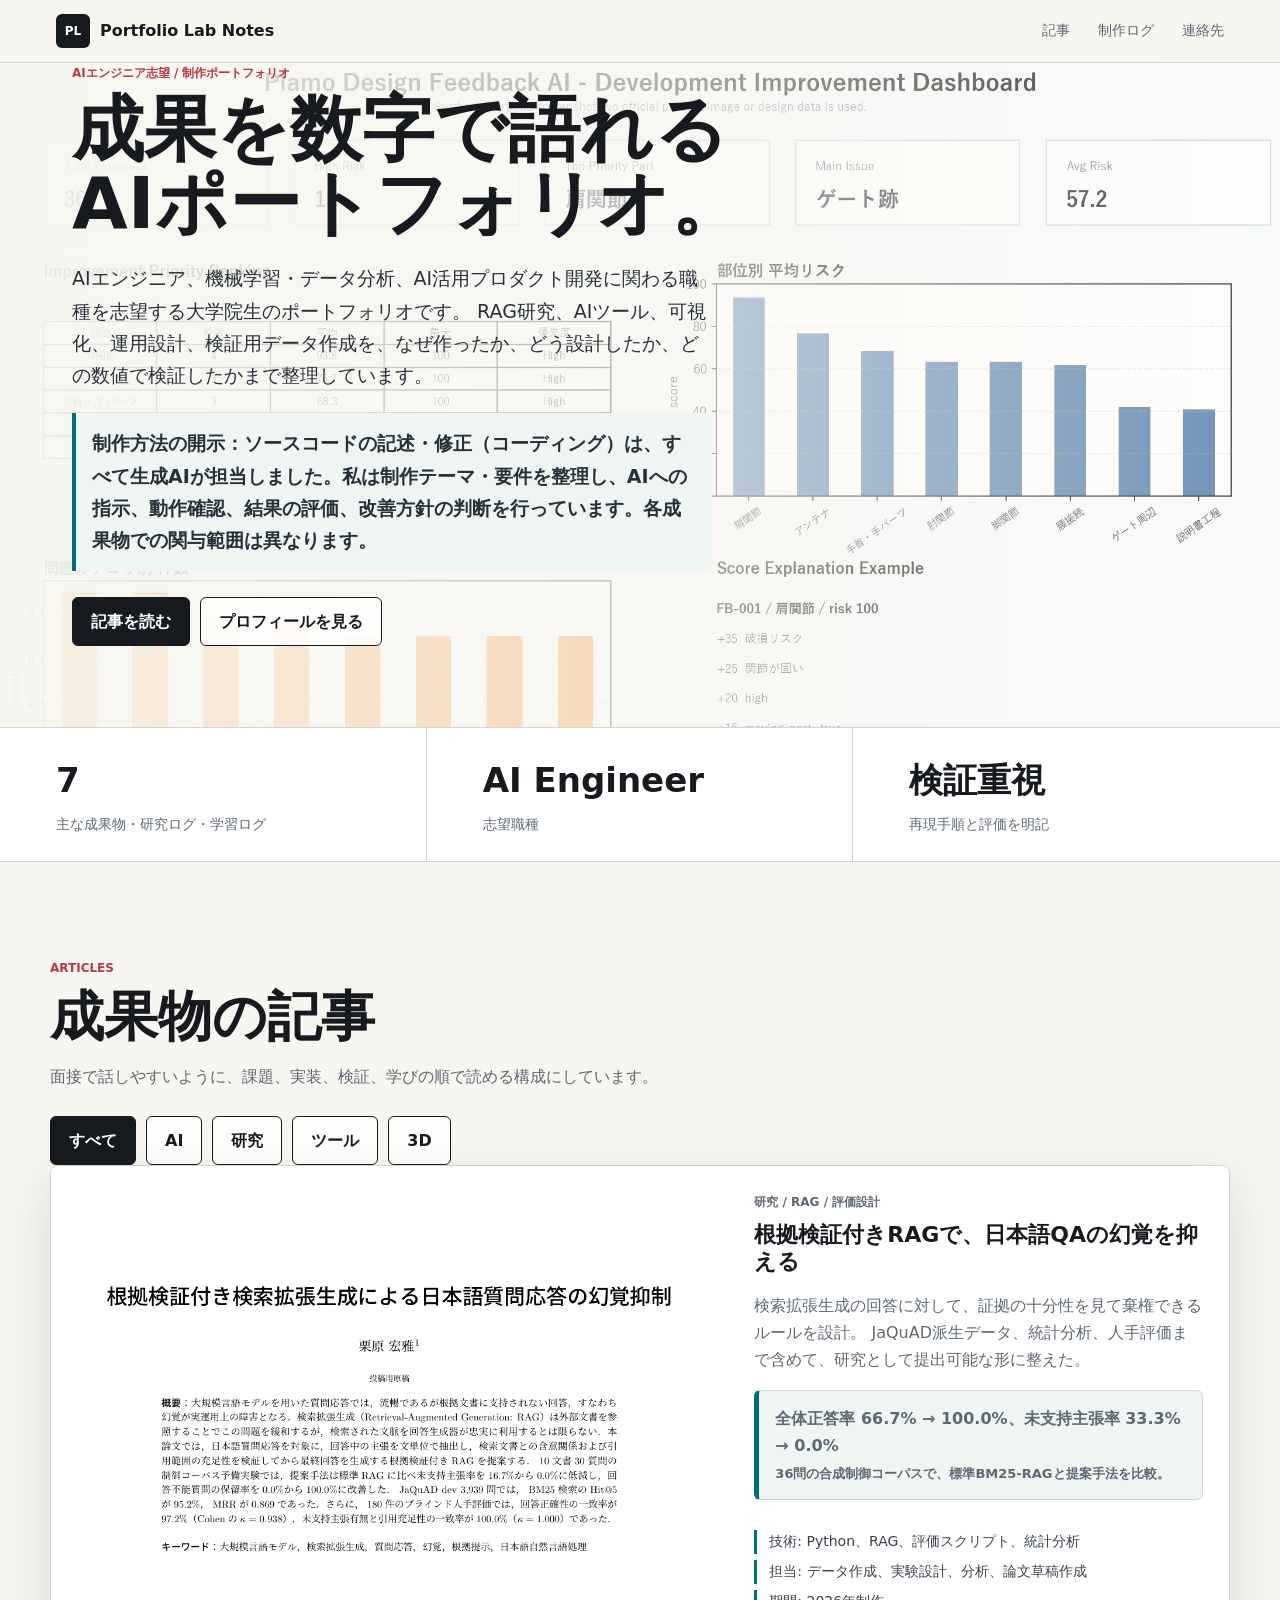
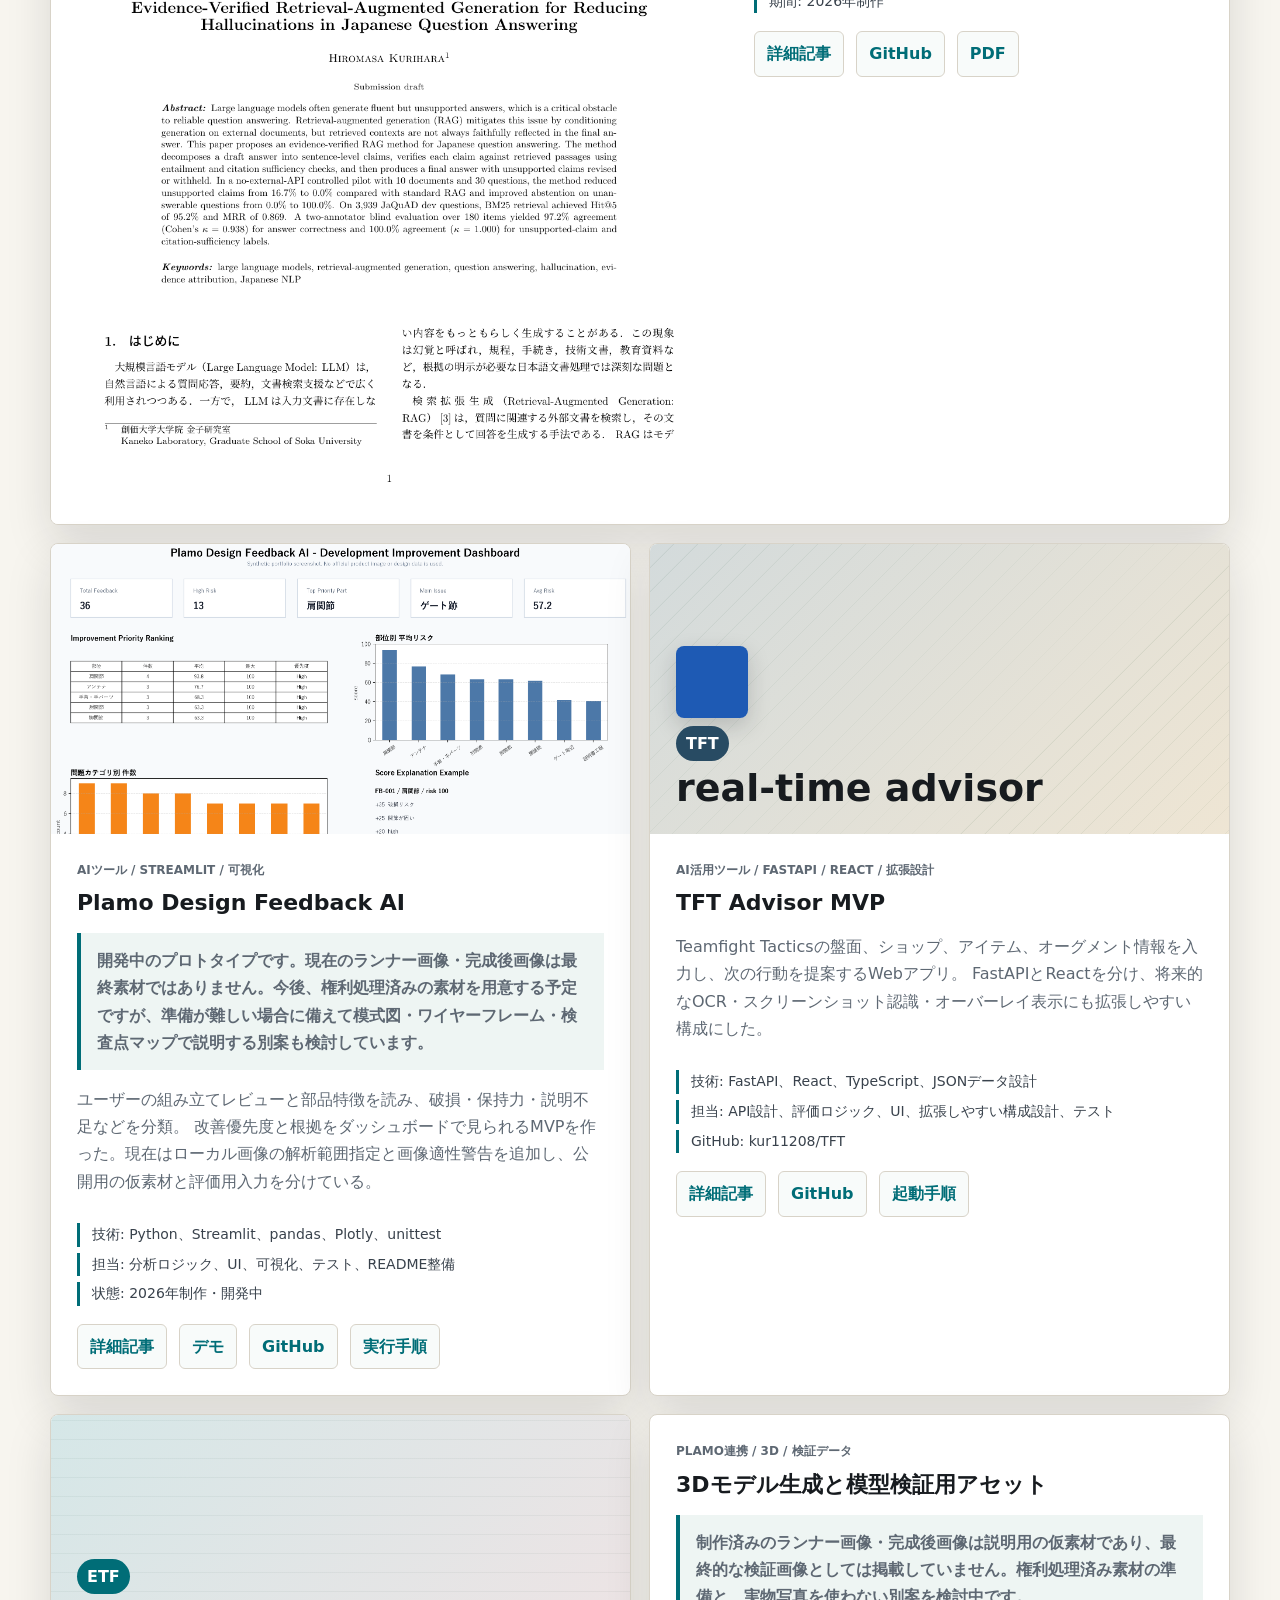
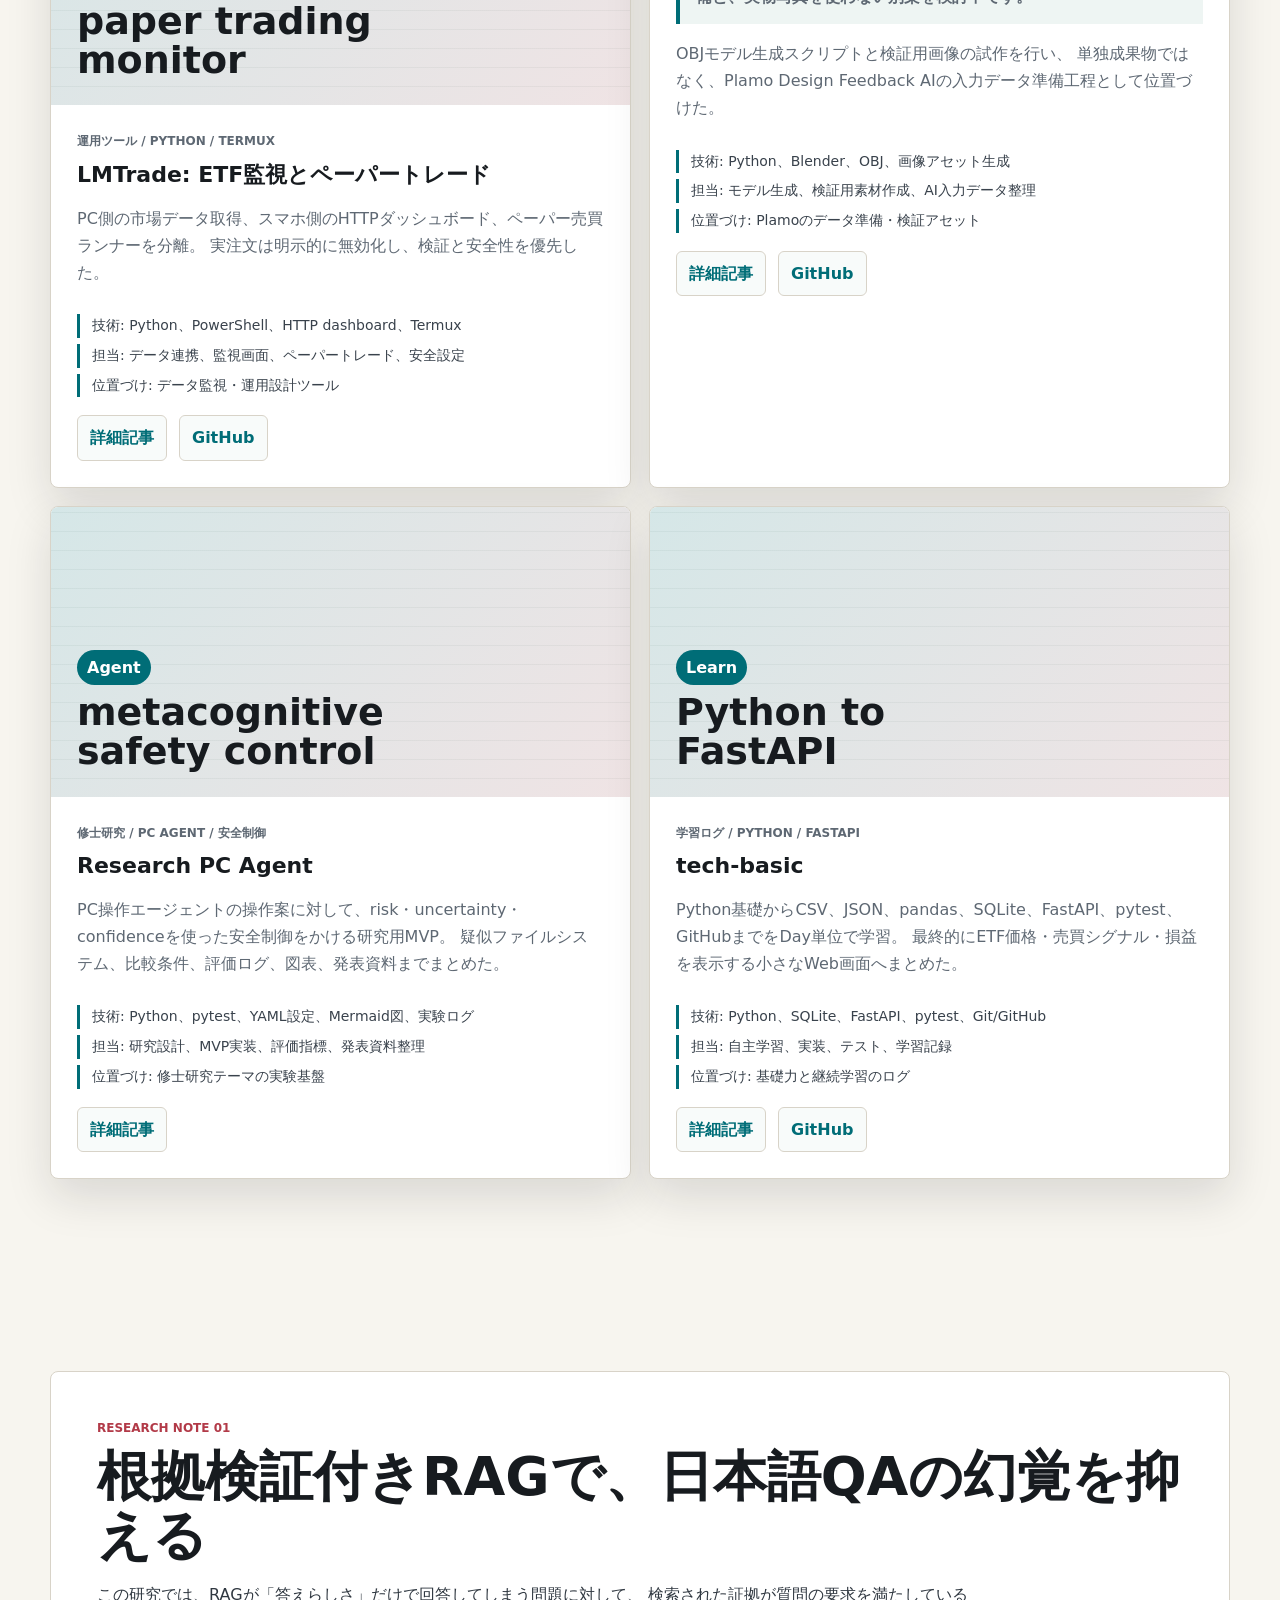
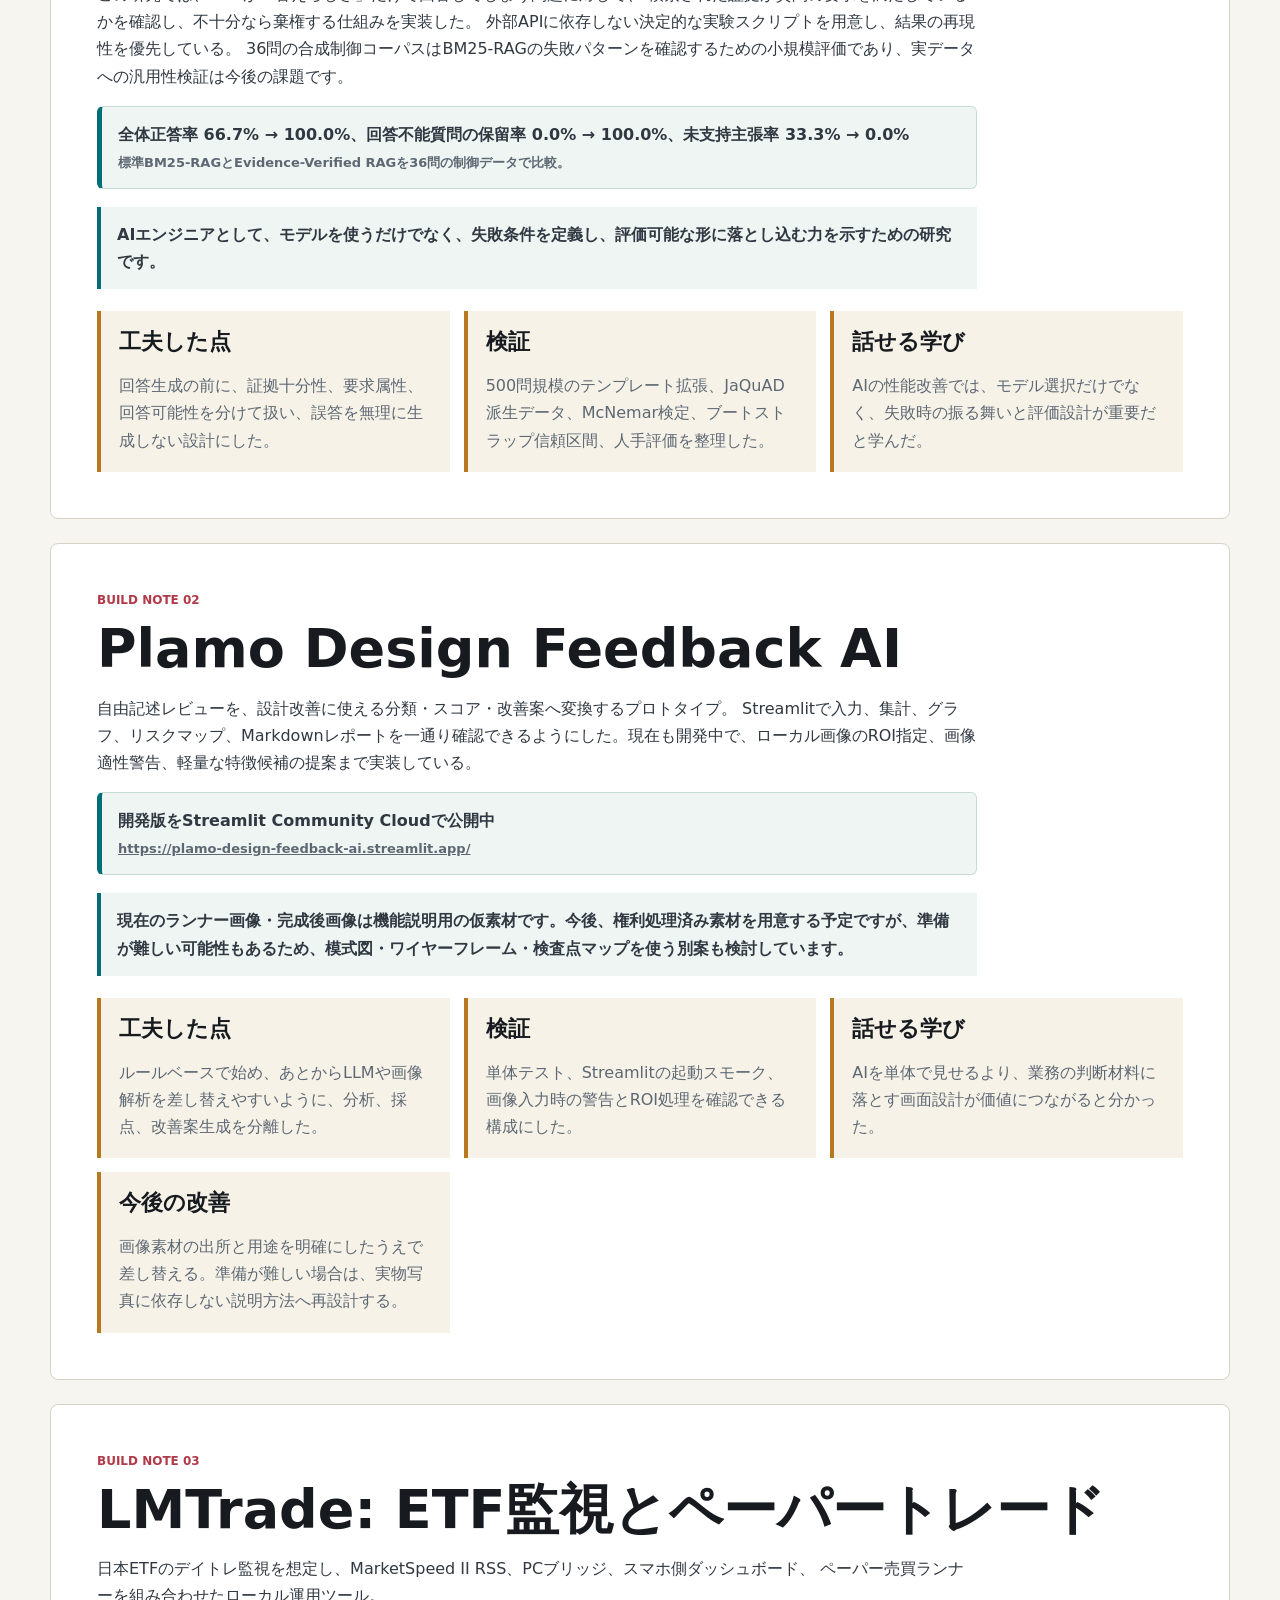
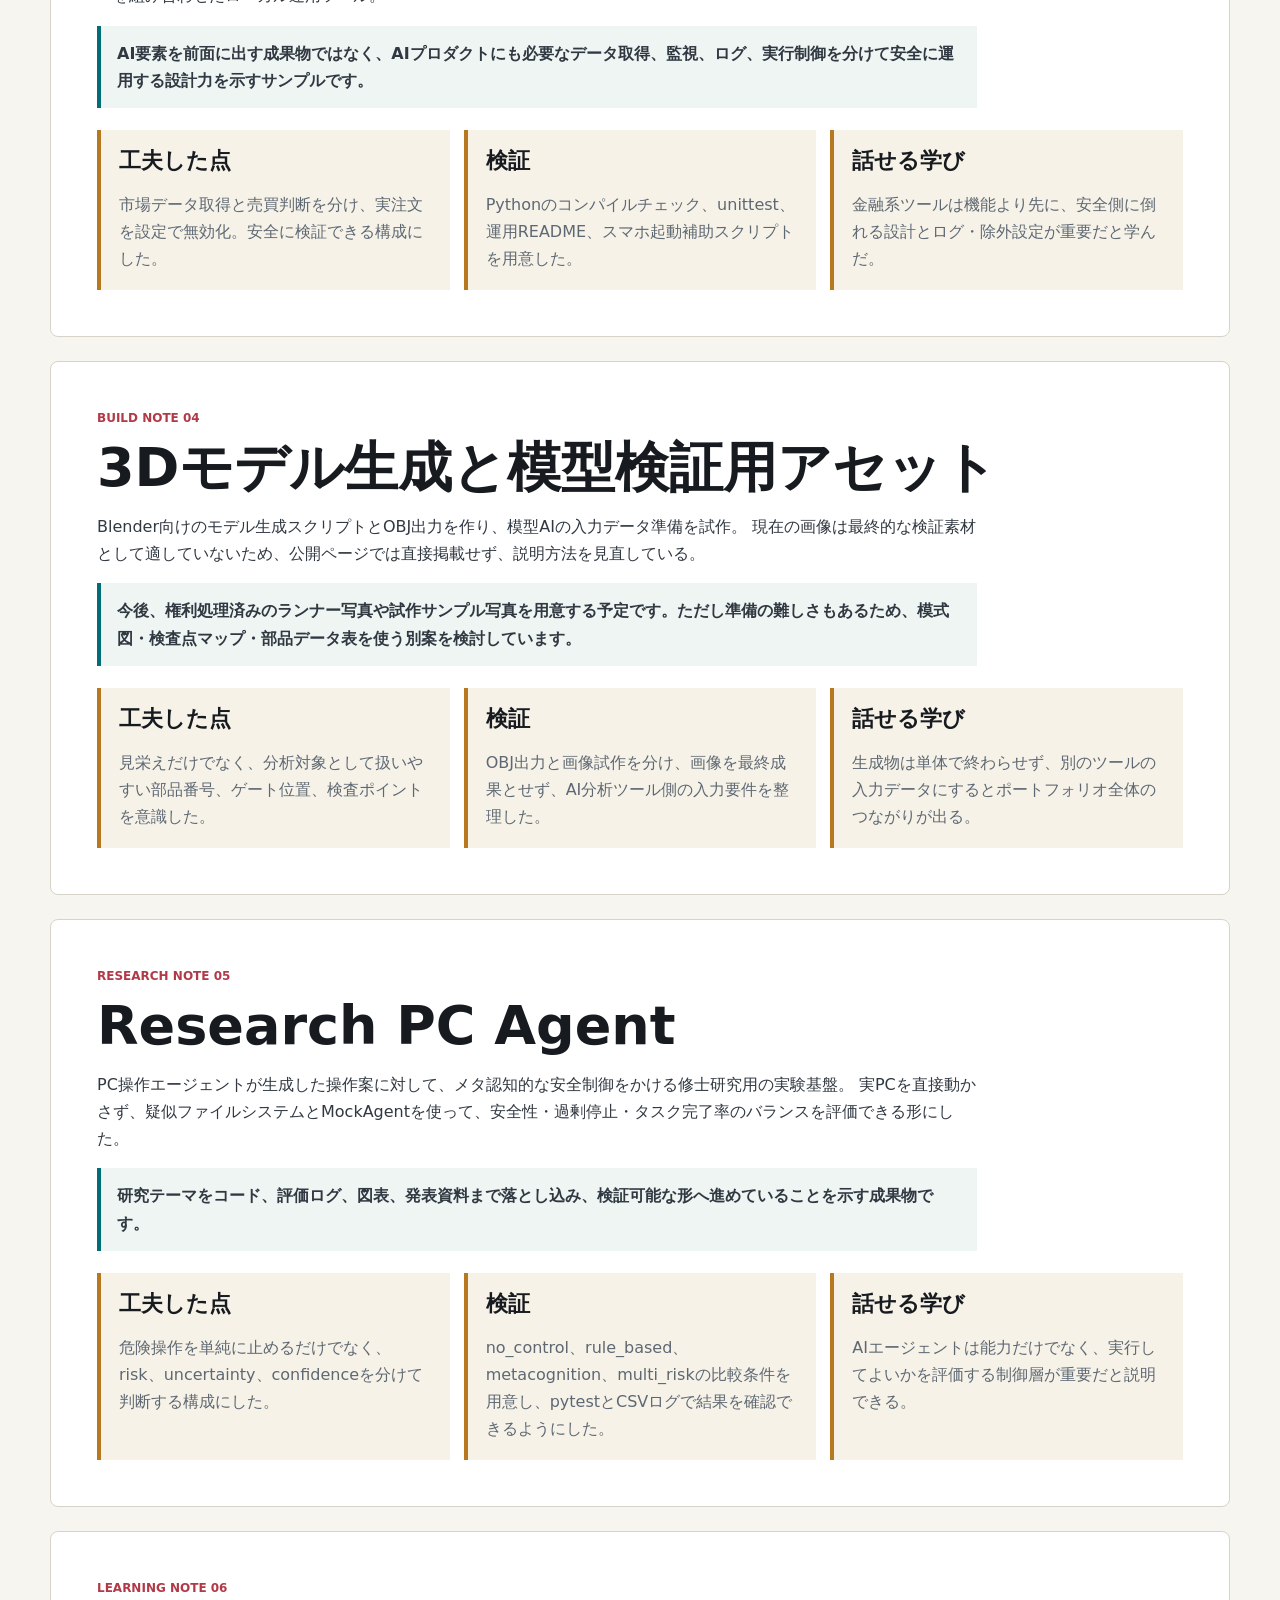
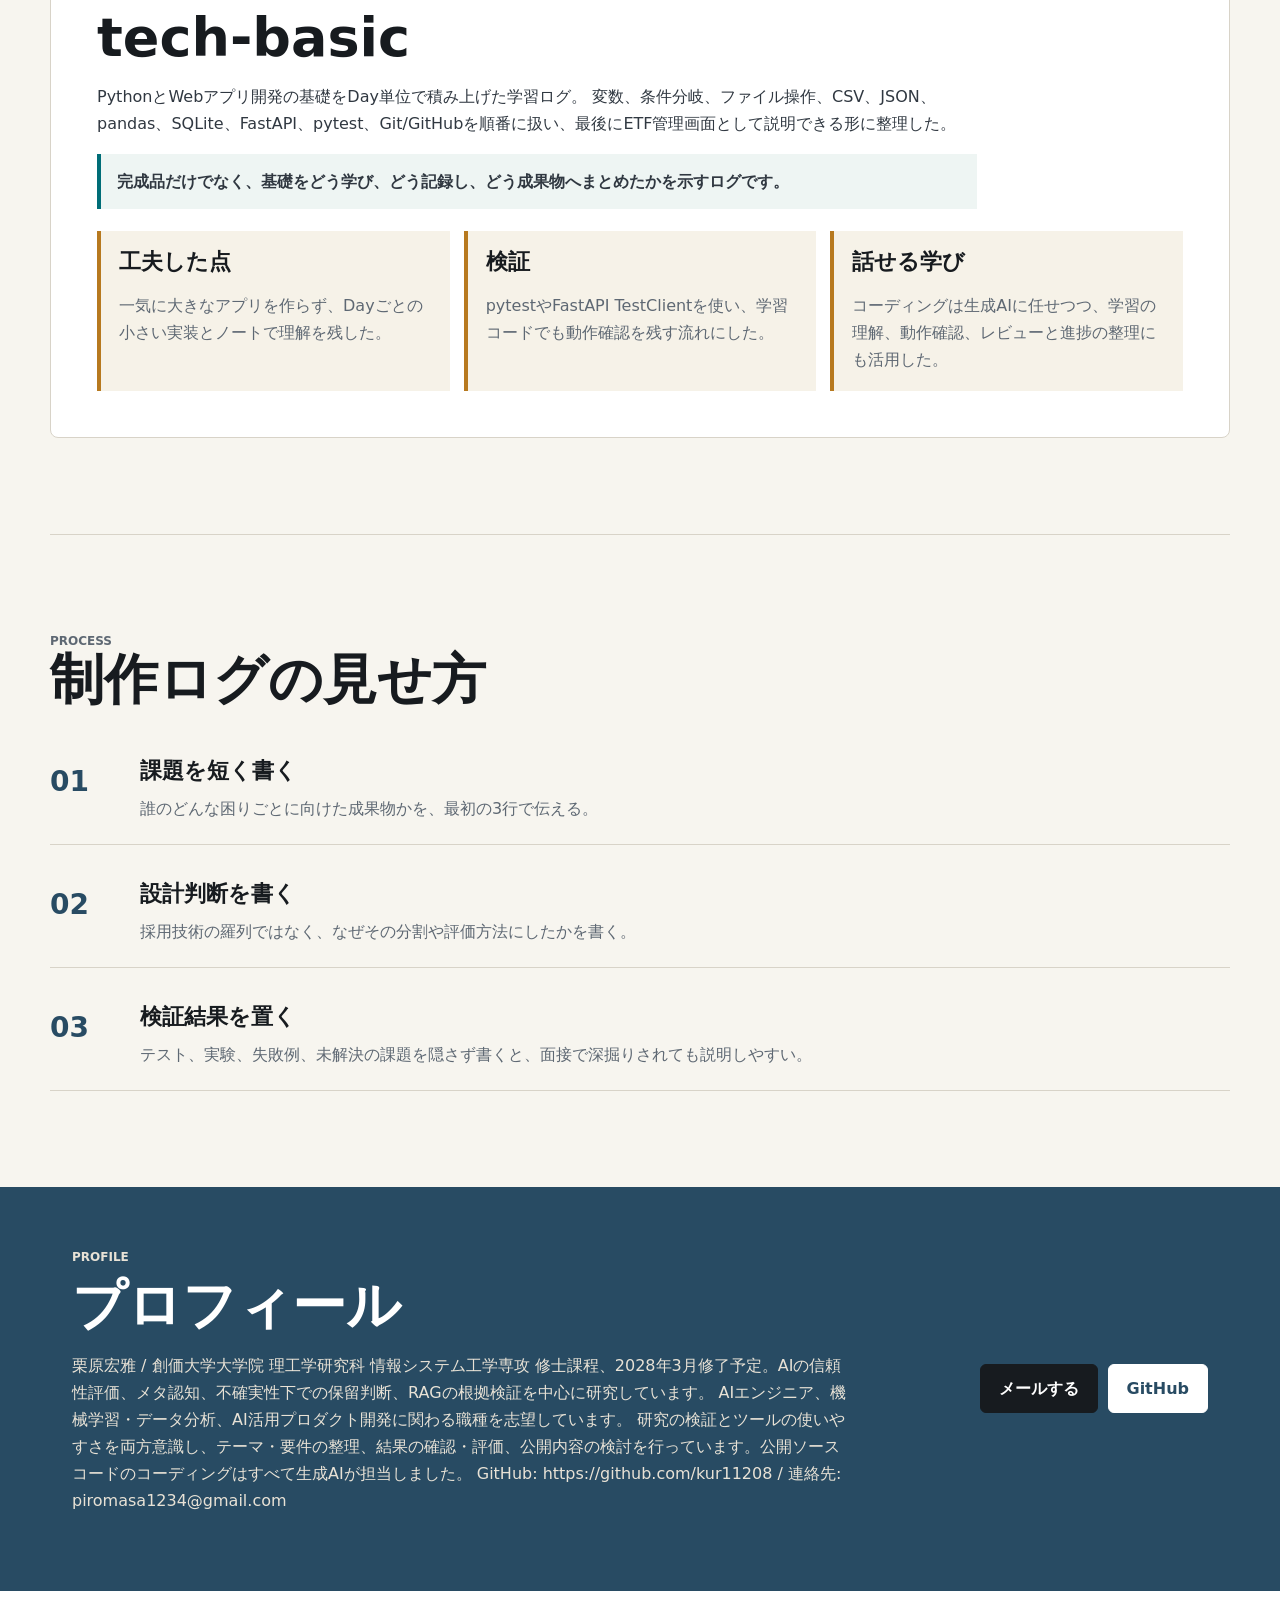
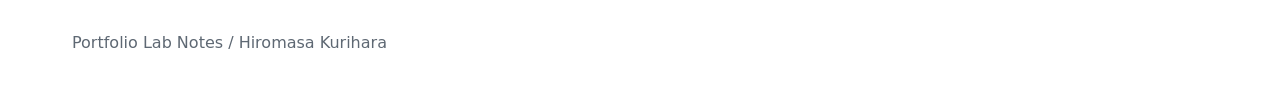
<file: index.html>
<!doctype html>
<html lang="ja">
  <head>
    <meta charset="utf-8">
    <meta name="viewport" content="width=device-width, initial-scale=1">
    <title>成果物ブログ | Portfolio Lab Notes</title>
    <meta
      name="description"
      content="栗原宏雅の就活用ポートフォリオブログ。AIエンジニア、機械学習、データ分析、AI活用プロダクト開発に向けた制作物と研究ログ。"
    >
    <link rel="stylesheet" href="styles.css">
  </head>
  <body>
    <header class="site-header">
      <a class="brand" href="#top" aria-label="トップへ">
        <span class="brand-mark">PL</span>
        <span>Portfolio Lab Notes</span>
      </a>
      <nav aria-label="主要ナビゲーション">
        <a href="#articles">記事</a>
        <a href="#timeline">制作ログ</a>
        <a href="#contact">連絡先</a>
      </nav>
    </header>

    <main id="top">
      <section class="hero" aria-labelledby="hero-title">
        <img class="hero-media" src="assets/plamo-dashboard.png" alt="制作したプラモデル改善AIのダッシュボード画面">
        <div class="hero-copy">
          <p class="eyebrow">AIエンジニア志望 / 制作ポートフォリオ</p>
          <h1 id="hero-title">成果を数字で語れる<br>AIポートフォリオ。</h1>
          <p>
            AIエンジニア、機械学習・データ分析、AI活用プロダクト開発に関わる職種を志望する大学院生のポートフォリオです。
            RAG研究、AIツール、可視化、運用設計、検証用データ作成を、なぜ作ったか、どう設計したか、どの数値で検証したかまで整理しています。
          </p>
          <p class="career-note"><strong>制作方法の開示：</strong>ソースコードの記述・修正（コーディング）は、すべて生成AIが担当しました。私は制作テーマ・要件を整理し、AIへの指示、動作確認、結果の評価、改善方針の判断を行っています。各成果物での関与範囲は異なります。</p>
          <div class="hero-actions" aria-label="主要リンク">
            <a class="button primary" href="#articles">記事を読む</a>
            <a class="button secondary" href="#contact">プロフィールを見る</a>
          </div>
        </div>
      </section>

      <section class="summary-band" aria-label="ポートフォリオ概要">
        <div><strong>7</strong><span>主な成果物・研究ログ・学習ログ</span></div>
        <div><strong>AI Engineer</strong><span>志望職種</span></div>
        <div><strong>検証重視</strong><span>再現手順と評価を明記</span></div>
      </section>

      <section class="section" id="articles" aria-labelledby="articles-title">
        <div class="section-heading">
          <p class="eyebrow">Articles</p>
          <h2 id="articles-title">成果物の記事</h2>
          <p>面接で話しやすいように、課題、実装、検証、学びの順で読める構成にしています。</p>
        </div>

        <div class="filters" role="group" aria-label="記事フィルタ">
          <button class="filter-button active" type="button" data-filter="all">すべて</button>
          <button class="filter-button" type="button" data-filter="ai">AI</button>
          <button class="filter-button" type="button" data-filter="research">研究</button>
          <button class="filter-button" type="button" data-filter="tool">ツール</button>
          <button class="filter-button" type="button" data-filter="modeling">3D</button>
        </div>

        <div class="article-grid">
          <article class="post-card featured" data-category="ai research">
            <img src="assets/rag-paper-page.png" alt="RAG研究論文PDFの1ページ目">
            <div class="post-content">
              <p class="post-meta">研究 / RAG / 評価設計</p>
              <h3>根拠検証付きRAGで、日本語QAの幻覚を抑える</h3>
              <p>
                検索拡張生成の回答に対して、証拠の十分性を見て棄権できるルールを設計。
                JaQuAD派生データ、統計分析、人手評価まで含めて、研究として提出可能な形に整えた。
              </p>
              <p class="result-highlight">
                全体正答率 66.7% → 100.0%、未支持主張率 33.3% → 0.0%
                <span>36問の合成制御コーパスで、標準BM25-RAGと提案手法を比較。</span>
              </p>
              <ul class="fact-list">
                <li>技術: Python、RAG、評価スクリプト、統計分析</li>
                <li>担当: データ作成、実験設計、分析、論文草稿作成</li>
                <li>期間: 2026年制作</li>
              </ul>
              <div class="project-links">
                <a href="posts/rag.html">詳細記事</a>
                <a href="https://github.com/kur11208/gakuzyutu" target="_blank" rel="noreferrer">GitHub</a>
                <a href="https://github.com/kur11208/gakuzyutu/blob/main/packages/jxiv_upload/jxiv_noapi_lm_preprint.pdf" target="_blank" rel="noreferrer">PDF</a>
              </div>
            </div>
          </article>

          <article class="post-card" data-category="ai tool">
            <img src="assets/plamo-dashboard.png" alt="プラモデル設計改善AIのダッシュボード">
            <div class="post-content">
              <p class="post-meta">AIツール / Streamlit / 可視化</p>
              <h3>Plamo Design Feedback AI</h3>
              <p class="career-note">開発中のプロトタイプです。現在のランナー画像・完成後画像は最終素材ではありません。今後、権利処理済みの素材を用意する予定ですが、準備が難しい場合に備えて模式図・ワイヤーフレーム・検査点マップで説明する別案も検討しています。</p>
              <p>
                ユーザーの組み立てレビューと部品特徴を読み、破損・保持力・説明不足などを分類。
                改善優先度と根拠をダッシュボードで見られるMVPを作った。現在はローカル画像の解析範囲指定と画像適性警告を追加し、公開用の仮素材と評価用入力を分けている。
              </p>
              <ul class="fact-list">
                <li>技術: Python、Streamlit、pandas、Plotly、unittest</li>
                <li>担当: 分析ロジック、UI、可視化、テスト、README整備</li>
                <li>状態: 2026年制作・開発中</li>
              </ul>
              <div class="project-links">
                <a href="posts/plamo.html">詳細記事</a>
                <a href="https://plamo-design-feedback-ai.streamlit.app/" target="_blank" rel="noreferrer">デモ</a>
                <a href="https://github.com/kur11208/plamo-design-feedback-ai" target="_blank" rel="noreferrer">GitHub</a>
                <a href="https://github.com/kur11208/plamo-design-feedback-ai#readme" target="_blank" rel="noreferrer">実行手順</a>
              </div>
            </div>
          </article>

          <article class="post-card" data-category="ai tool">
            <div class="visual-panel tft" aria-hidden="true">
              <img src="assets/tft-icon.png" alt="">
              <span>TFT</span>
              <b>real-time advisor</b>
            </div>
            <div class="post-content">
              <p class="post-meta">AI活用ツール / FastAPI / React / 拡張設計</p>
              <h3>TFT Advisor MVP</h3>
              <p>
                Teamfight Tacticsの盤面、ショップ、アイテム、オーグメント情報を入力し、次の行動を提案するWebアプリ。
                FastAPIとReactを分け、将来的なOCR・スクリーンショット認識・オーバーレイ表示にも拡張しやすい構成にした。
              </p>
              <ul class="fact-list">
                <li>技術: FastAPI、React、TypeScript、JSONデータ設計</li>
                <li>担当: API設計、評価ロジック、UI、拡張しやすい構成設計、テスト</li>
                <li>GitHub: kur11208/TFT</li>
              </ul>
              <div class="project-links">
                <a href="posts/tft-advisor.html">詳細記事</a>
                <a href="https://github.com/kur11208/TFT" target="_blank" rel="noreferrer">GitHub</a>
                <a href="https://github.com/kur11208/TFT#セットアップ" target="_blank" rel="noreferrer">起動手順</a>
              </div>
            </div>
          </article>

          <article class="post-card" data-category="tool">
            <div class="visual-panel trading" aria-hidden="true"><span>ETF</span><b>paper trading monitor</b></div>
            <div class="post-content">
              <p class="post-meta">運用ツール / Python / Termux</p>
              <h3>LMTrade: ETF監視とペーパートレード</h3>
              <p>
                PC側の市場データ取得、スマホ側のHTTPダッシュボード、ペーパー売買ランナーを分離。
                実注文は明示的に無効化し、検証と安全性を優先した。
              </p>
              <ul class="fact-list">
                <li>技術: Python、PowerShell、HTTP dashboard、Termux</li>
                <li>担当: データ連携、監視画面、ペーパートレード、安全設定</li>
                <li>位置づけ: データ監視・運用設計ツール</li>
              </ul>
              <div class="project-links">
                <a href="posts/lmtrade.html">詳細記事</a>
                <a href="https://github.com/kur11208/lmtrade" target="_blank" rel="noreferrer">GitHub</a>
              </div>
            </div>
          </article>

          <article class="post-card" data-category="modeling">
            <div class="post-content">
              <p class="post-meta">Plamo連携 / 3D / 検証データ</p>
              <h3>3Dモデル生成と模型検証用アセット</h3>
              <p class="career-note">制作済みのランナー画像・完成後画像は説明用の仮素材であり、最終的な検証画像としては掲載していません。権利処理済み素材の準備と、実物写真を使わない別案を検討中です。</p>
              <p>
                OBJモデル生成スクリプトと検証用画像の試作を行い、
                単独成果物ではなく、Plamo Design Feedback AIの入力データ準備工程として位置づけた。
              </p>
              <ul class="fact-list">
                <li>技術: Python、Blender、OBJ、画像アセット生成</li>
                <li>担当: モデル生成、検証用素材作成、AI入力データ整理</li>
                <li>位置づけ: Plamoのデータ準備・検証アセット</li>
              </ul>
              <div class="project-links">
                <a href="posts/3d-assets.html">詳細記事</a>
                <a href="https://github.com/kur11208/3Dmodel" target="_blank" rel="noreferrer">GitHub</a>
              </div>
            </div>
          </article>

          <article class="post-card" data-category="ai research">
            <div class="visual-panel" aria-hidden="true"><span>Agent</span><b>metacognitive safety control</b></div>
            <div class="post-content">
              <p class="post-meta">修士研究 / PC Agent / 安全制御</p>
              <h3>Research PC Agent</h3>
              <p>
                PC操作エージェントの操作案に対して、risk・uncertainty・confidenceを使った安全制御をかける研究用MVP。
                疑似ファイルシステム、比較条件、評価ログ、図表、発表資料までまとめた。
              </p>
              <ul class="fact-list">
                <li>技術: Python、pytest、YAML設定、Mermaid図、実験ログ</li>
                <li>担当: 研究設計、MVP実装、評価指標、発表資料整理</li>
                <li>位置づけ: 修士研究テーマの実験基盤</li>
              </ul>
              <div class="project-links">
                <a href="posts/research-pc-agent.html">詳細記事</a>
              </div>
            </div>
          </article>

          <article class="post-card" data-category="tool">
            <div class="visual-panel trading" aria-hidden="true"><span>Learn</span><b>Python to FastAPI</b></div>
            <div class="post-content">
              <p class="post-meta">学習ログ / Python / FastAPI</p>
              <h3>tech-basic</h3>
              <p>
                Python基礎からCSV、JSON、pandas、SQLite、FastAPI、pytest、GitHubまでをDay単位で学習。
                最終的にETF価格・売買シグナル・損益を表示する小さなWeb画面へまとめた。
              </p>
              <ul class="fact-list">
                <li>技術: Python、SQLite、FastAPI、pytest、Git/GitHub</li>
                <li>担当: 自主学習、実装、テスト、学習記録</li>
                <li>位置づけ: 基礎力と継続学習のログ</li>
              </ul>
              <div class="project-links">
                <a href="posts/tech-basic.html">詳細記事</a>
                <a href="https://github.com/kur11208/tech-basic" target="_blank" rel="noreferrer">GitHub</a>
              </div>
            </div>
          </article>
        </div>
      </section>

      <section class="section article-body" aria-label="記事本文">
        <article id="post-rag">
          <p class="post-meta">Research Note 01</p>
          <h2>根拠検証付きRAGで、日本語QAの幻覚を抑える</h2>
          <p>
            この研究では、RAGが「答えらしさ」だけで回答してしまう問題に対して、
            検索された証拠が質問の要求を満たしているかを確認し、不十分なら棄権する仕組みを実装した。
            外部APIに依存しない決定的な実験スクリプトを用意し、結果の再現性を優先している。
            36問の合成制御コーパスはBM25-RAGの失敗パターンを確認するための小規模評価であり、実データへの汎用性検証は今後の課題です。
          </p>
          <p class="result-highlight">
            全体正答率 66.7% → 100.0%、回答不能質問の保留率 0.0% → 100.0%、未支持主張率 33.3% → 0.0%
            <span>標準BM25-RAGとEvidence-Verified RAGを36問の制御データで比較。</span>
          </p>
          <p class="career-note">AIエンジニアとして、モデルを使うだけでなく、失敗条件を定義し、評価可能な形に落とし込む力を示すための研究です。</p>
          <div class="detail-grid">
            <div><h3>工夫した点</h3><p>回答生成の前に、証拠十分性、要求属性、回答可能性を分けて扱い、誤答を無理に生成しない設計にした。</p></div>
            <div><h3>検証</h3><p>500問規模のテンプレート拡張、JaQuAD派生データ、McNemar検定、ブートストラップ信頼区間、人手評価を整理した。</p></div>
            <div><h3>話せる学び</h3><p>AIの性能改善では、モデル選択だけでなく、失敗時の振る舞いと評価設計が重要だと学んだ。</p></div>
          </div>
        </article>

        <article id="post-plamo">
          <p class="post-meta">Build Note 02</p>
          <h2>Plamo Design Feedback AI</h2>
          <p>
            自由記述レビューを、設計改善に使える分類・スコア・改善案へ変換するプロトタイプ。
            Streamlitで入力、集計、グラフ、リスクマップ、Markdownレポートを一通り確認できるようにした。現在も開発中で、ローカル画像のROI指定、画像適性警告、軽量な特徴候補の提案まで実装している。
          </p>
          <p class="result-highlight">
            開発版をStreamlit Community Cloudで公開中
            <span><a href="https://plamo-design-feedback-ai.streamlit.app/" target="_blank" rel="noreferrer">https://plamo-design-feedback-ai.streamlit.app/</a></span>
          </p>
          <p class="career-note">現在のランナー画像・完成後画像は機能説明用の仮素材です。今後、権利処理済み素材を用意する予定ですが、準備が難しい可能性もあるため、模式図・ワイヤーフレーム・検査点マップを使う別案も検討しています。</p>
          <div class="detail-grid">
            <div><h3>工夫した点</h3><p>ルールベースで始め、あとからLLMや画像解析を差し替えやすいように、分析、採点、改善案生成を分離した。</p></div>
            <div><h3>検証</h3><p>単体テスト、Streamlitの起動スモーク、画像入力時の警告とROI処理を確認できる構成にした。</p></div>
            <div><h3>話せる学び</h3><p>AIを単体で見せるより、業務の判断材料に落とす画面設計が価値につながると分かった。</p></div>
            <div><h3>今後の改善</h3><p>画像素材の出所と用途を明確にしたうえで差し替える。準備が難しい場合は、実物写真に依存しない説明方法へ再設計する。</p></div>
          </div>
        </article>

        <article id="post-lmtrade">
          <p class="post-meta">Build Note 03</p>
          <h2>LMTrade: ETF監視とペーパートレード</h2>
          <p>
            日本ETFのデイトレ監視を想定し、MarketSpeed II RSS、PCブリッジ、スマホ側ダッシュボード、
            ペーパー売買ランナーを組み合わせたローカル運用ツール。
          </p>
          <p class="career-note">AI要素を前面に出す成果物ではなく、AIプロダクトにも必要なデータ取得、監視、ログ、実行制御を分けて安全に運用する設計力を示すサンプルです。</p>
          <div class="detail-grid">
            <div><h3>工夫した点</h3><p>市場データ取得と売買判断を分け、実注文を設定で無効化。安全に検証できる構成にした。</p></div>
            <div><h3>検証</h3><p>Pythonのコンパイルチェック、unittest、運用README、スマホ起動補助スクリプトを用意した。</p></div>
            <div><h3>話せる学び</h3><p>金融系ツールは機能より先に、安全側に倒れる設計とログ・除外設定が重要だと学んだ。</p></div>
          </div>
        </article>

        <article id="post-3d">
          <p class="post-meta">Build Note 04</p>
          <h2>3Dモデル生成と模型検証用アセット</h2>
          <p>
            Blender向けのモデル生成スクリプトとOBJ出力を作り、模型AIの入力データ準備を試作。
            現在の画像は最終的な検証素材として適していないため、公開ページでは直接掲載せず、説明方法を見直している。
          </p>
          <p class="career-note">今後、権利処理済みのランナー写真や試作サンプル写真を用意する予定です。ただし準備の難しさもあるため、模式図・検査点マップ・部品データ表を使う別案を検討しています。</p>
          <div class="detail-grid">
            <div><h3>工夫した点</h3><p>見栄えだけでなく、分析対象として扱いやすい部品番号、ゲート位置、検査ポイントを意識した。</p></div>
            <div><h3>検証</h3><p>OBJ出力と画像試作を分け、画像を最終成果とせず、AI分析ツール側の入力要件を整理した。</p></div>
            <div><h3>話せる学び</h3><p>生成物は単体で終わらせず、別のツールの入力データにするとポートフォリオ全体のつながりが出る。</p></div>
          </div>
        </article>

        <article id="post-research-pc-agent">
          <p class="post-meta">Research Note 05</p>
          <h2>Research PC Agent</h2>
          <p>
            PC操作エージェントが生成した操作案に対して、メタ認知的な安全制御をかける修士研究用の実験基盤。
            実PCを直接動かさず、疑似ファイルシステムとMockAgentを使って、安全性・過剰停止・タスク完了率のバランスを評価できる形にした。
          </p>
          <p class="career-note">研究テーマをコード、評価ログ、図表、発表資料まで落とし込み、検証可能な形へ進めていることを示す成果物です。</p>
          <div class="detail-grid">
            <div><h3>工夫した点</h3><p>危険操作を単純に止めるだけでなく、risk、uncertainty、confidenceを分けて判断する構成にした。</p></div>
            <div><h3>検証</h3><p>no_control、rule_based、metacognition、multi_riskの比較条件を用意し、pytestとCSVログで結果を確認できるようにした。</p></div>
            <div><h3>話せる学び</h3><p>AIエージェントは能力だけでなく、実行してよいかを評価する制御層が重要だと説明できる。</p></div>
          </div>
        </article>

        <article id="post-tech-basic">
          <p class="post-meta">Learning Note 06</p>
          <h2>tech-basic</h2>
          <p>
            PythonとWebアプリ開発の基礎をDay単位で積み上げた学習ログ。
            変数、条件分岐、ファイル操作、CSV、JSON、pandas、SQLite、FastAPI、pytest、Git/GitHubを順番に扱い、最後にETF管理画面として説明できる形に整理した。
          </p>
          <p class="career-note">完成品だけでなく、基礎をどう学び、どう記録し、どう成果物へまとめたかを示すログです。</p>
          <div class="detail-grid">
            <div><h3>工夫した点</h3><p>一気に大きなアプリを作らず、Dayごとの小さい実装とノートで理解を残した。</p></div>
            <div><h3>検証</h3><p>pytestやFastAPI TestClientを使い、学習コードでも動作確認を残す流れにした。</p></div>
            <div><h3>話せる学び</h3><p>コーディングは生成AIに任せつつ、学習の理解、動作確認、レビューと進捗の整理にも活用した。</p></div>
          </div>
        </article>
      </section>

      <section class="section timeline" id="timeline" aria-labelledby="timeline-title">
        <div class="section-heading">
          <p class="eyebrow">Process</p>
          <h2 id="timeline-title">制作ログの見せ方</h2>
        </div>
        <ol>
          <li><span>01</span><div><h3>課題を短く書く</h3><p>誰のどんな困りごとに向けた成果物かを、最初の3行で伝える。</p></div></li>
          <li><span>02</span><div><h3>設計判断を書く</h3><p>採用技術の羅列ではなく、なぜその分割や評価方法にしたかを書く。</p></div></li>
          <li><span>03</span><div><h3>検証結果を置く</h3><p>テスト、実験、失敗例、未解決の課題を隠さず書くと、面接で深掘りされても説明しやすい。</p></div></li>
        </ol>
      </section>

      <section class="contact-band" id="contact" aria-labelledby="contact-title">
        <div>
          <p class="eyebrow">Profile</p>
          <h2 id="contact-title">プロフィール</h2>
          <p>
            栗原宏雅 / 創価大学大学院 理工学研究科 情報システム工学専攻 修士課程、2028年3月修了予定。AIの信頼性評価、メタ認知、不確実性下での保留判断、RAGの根拠検証を中心に研究しています。
            AIエンジニア、機械学習・データ分析、AI活用プロダクト開発に関わる職種を志望しています。
            研究の検証とツールの使いやすさを両方意識し、テーマ・要件の整理、結果の確認・評価、公開内容の検討を行っています。公開ソースコードのコーディングはすべて生成AIが担当しました。
            GitHub: https://github.com/kur11208 / 連絡先: piromasa1234@gmail.com
          </p>
        </div>
        <div class="contact-actions">
          <a class="button primary" href="mailto:piromasa1234@gmail.com">メールする</a>
          <a class="button light" href="https://github.com/kur11208" target="_blank" rel="noreferrer">GitHub</a>
        </div>
      </section>
    </main>

    <footer>
      <p>Portfolio Lab Notes / Hiromasa Kurihara</p>
    </footer>

    <script src="script.js"></script>
  </body>
</html>
</file>
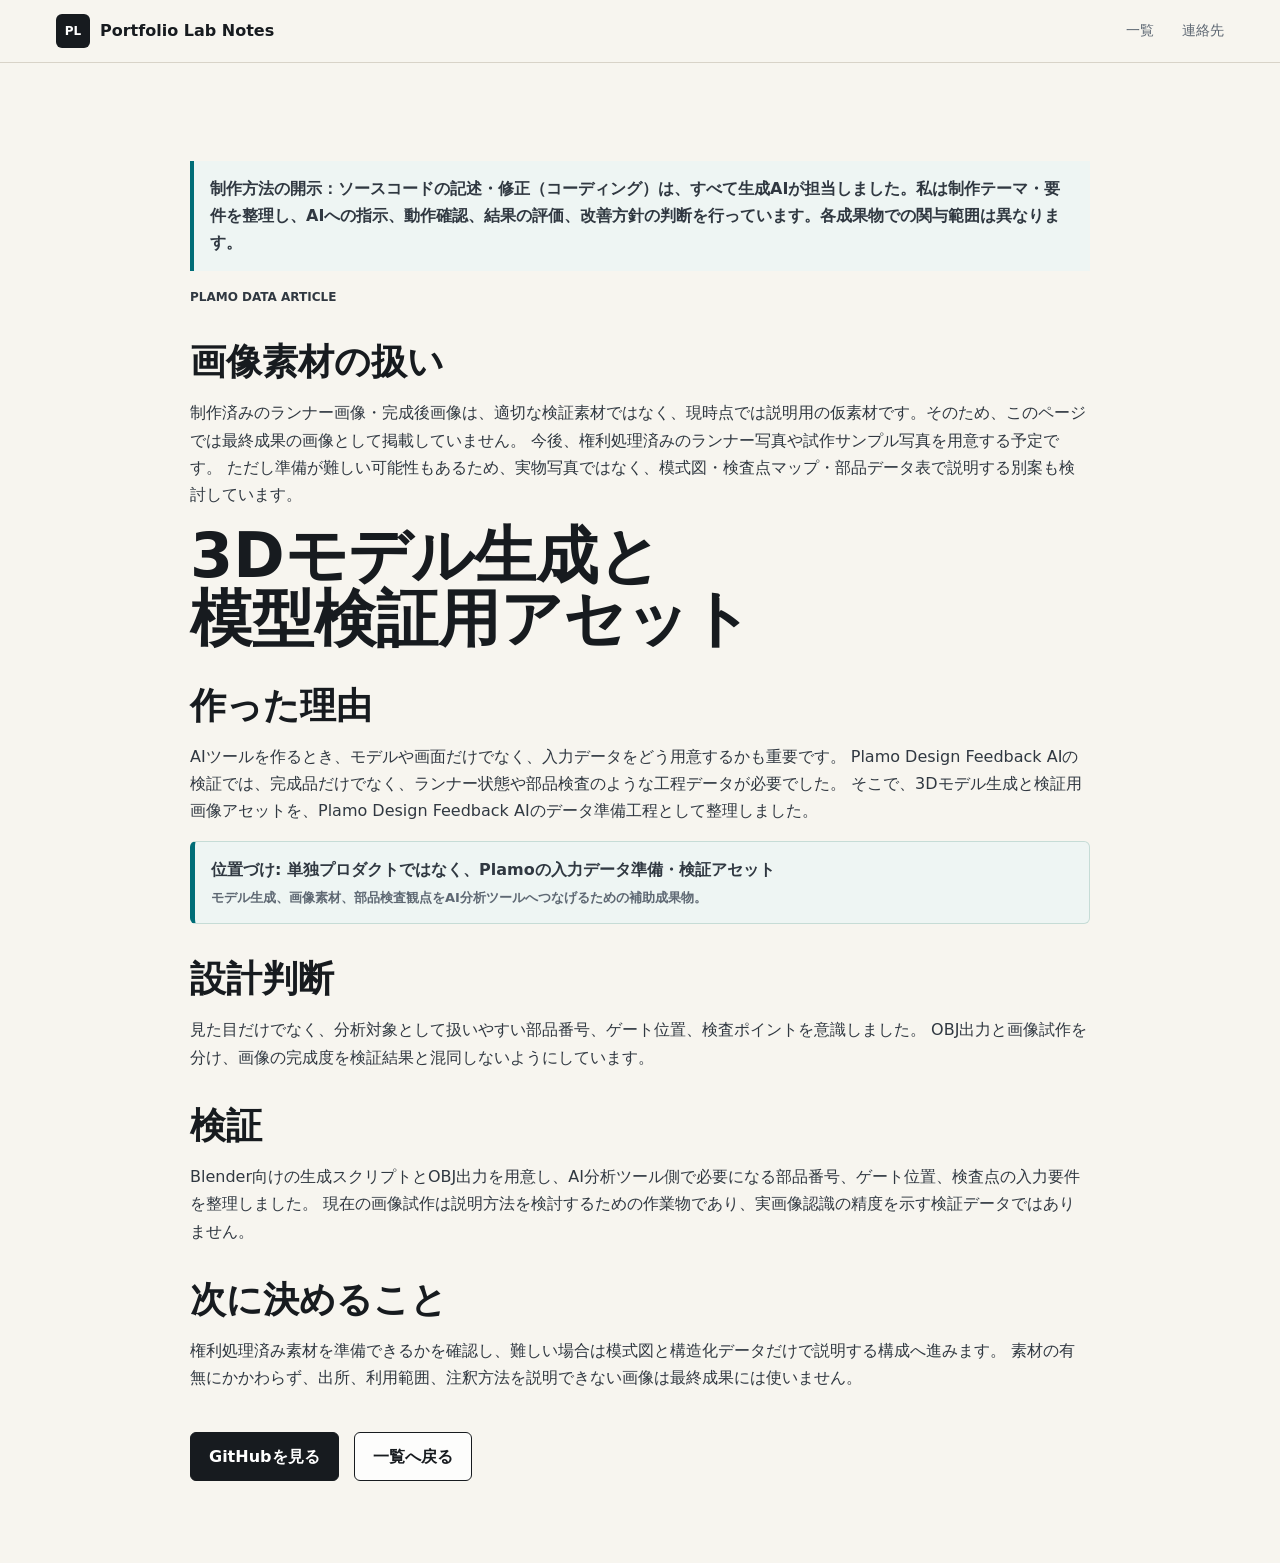
<file: posts/3d-assets.html>
<!doctype html>
<html lang="ja">
  <head>
    <meta charset="utf-8">
    <meta name="viewport" content="width=device-width, initial-scale=1">
    <title>3Dモデル生成と検証アセット | Portfolio Lab Notes</title>
    <meta name="description" content="AI分析ツールの検証に使う3Dモデルと画像アセットの制作ログ。">
    <link rel="stylesheet" href="../styles.css">
  </head>
  <body>
    <header class="site-header">
      <a class="brand" href="../index.html#top"><span class="brand-mark">PL</span><span>Portfolio Lab Notes</span></a>
      <nav><a href="../index.html#articles">一覧</a><a href="../index.html#contact">連絡先</a></nav>
    </header>
    <main class="article-page">
      <p class="career-note"><strong>制作方法の開示：</strong>ソースコードの記述・修正（コーディング）は、すべて生成AIが担当しました。私は制作テーマ・要件を整理し、AIへの指示、動作確認、結果の評価、改善方針の判断を行っています。各成果物での関与範囲は異なります。</p>
      <p class="eyebrow">Plamo Data Article</p>
      <section>
        <h2>画像素材の扱い</h2>
        <p>
          制作済みのランナー画像・完成後画像は、適切な検証素材ではなく、現時点では説明用の仮素材です。そのため、このページでは最終成果の画像として掲載していません。
          今後、権利処理済みのランナー写真や試作サンプル写真を用意する予定です。
          ただし準備が難しい可能性もあるため、実物写真ではなく、模式図・検査点マップ・部品データ表で説明する別案も検討しています。
        </p>
      </section>
      <h1>3Dモデル生成と<br>模型検証用アセット</h1>
      <section>
        <h2>作った理由</h2>
        <p>
          AIツールを作るとき、モデルや画面だけでなく、入力データをどう用意するかも重要です。
          Plamo Design Feedback AIの検証では、完成品だけでなく、ランナー状態や部品検査のような工程データが必要でした。
          そこで、3Dモデル生成と検証用画像アセットを、Plamo Design Feedback AIのデータ準備工程として整理しました。
        </p>
        <p class="result-highlight">
          位置づけ: 単独プロダクトではなく、Plamoの入力データ準備・検証アセット
          <span>モデル生成、画像素材、部品検査観点をAI分析ツールへつなげるための補助成果物。</span>
        </p>
      </section>
      <section>
        <h2>設計判断</h2>
        <p>
          見た目だけでなく、分析対象として扱いやすい部品番号、ゲート位置、検査ポイントを意識しました。
          OBJ出力と画像試作を分け、画像の完成度を検証結果と混同しないようにしています。
        </p>
      </section>
      <section>
        <h2>検証</h2>
        <p>
          Blender向けの生成スクリプトとOBJ出力を用意し、AI分析ツール側で必要になる部品番号、ゲート位置、検査点の入力要件を整理しました。
          現在の画像試作は説明方法を検討するための作業物であり、実画像認識の精度を示す検証データではありません。
        </p>
      </section>
      <section>
        <h2>次に決めること</h2>
        <p>
          権利処理済み素材を準備できるかを確認し、難しい場合は模式図と構造化データだけで説明する構成へ進みます。
          素材の有無にかかわらず、出所、利用範囲、注釈方法を説明できない画像は最終成果には使いません。
        </p>
      </section>
      <a class="button primary" href="https://github.com/kur11208/3Dmodel" target="_blank" rel="noreferrer">GitHubを見る</a>
      <a class="button secondary" href="../index.html#articles">一覧へ戻る</a>
    </main>
  </body>
</html>
</file>
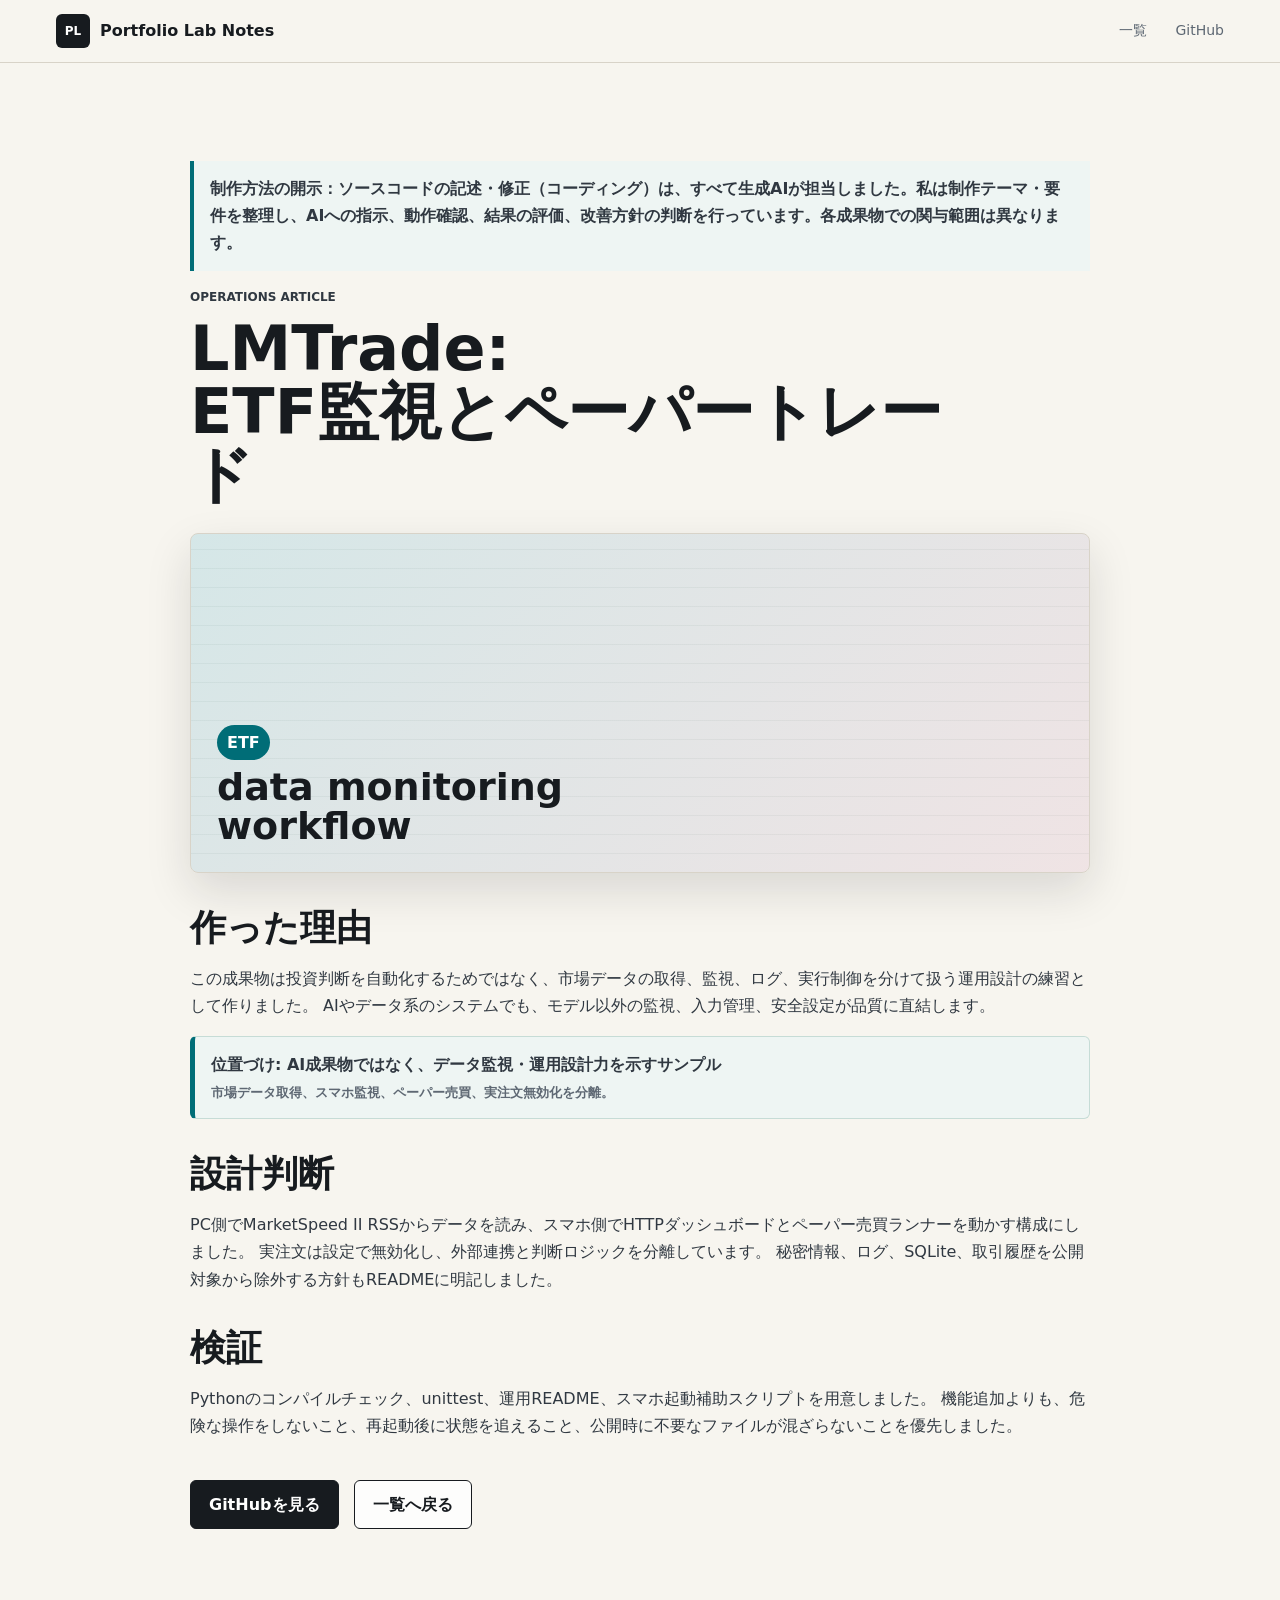
<file: posts/lmtrade.html>
<!doctype html>
<html lang="ja">
  <head>
    <meta charset="utf-8">
    <meta name="viewport" content="width=device-width, initial-scale=1">
    <title>LMTrade | Portfolio Lab Notes</title>
    <meta name="description" content="ETF市場データ監視とペーパートレード運用ツールの制作ログ。">
    <link rel="stylesheet" href="../styles.css">
  </head>
  <body>
    <header class="site-header">
      <a class="brand" href="../index.html#top"><span class="brand-mark">PL</span><span>Portfolio Lab Notes</span></a>
      <nav><a href="../index.html#articles">一覧</a><a href="https://github.com/kur11208/lmtrade">GitHub</a></nav>
    </header>
    <main class="article-page">
      <p class="career-note"><strong>制作方法の開示：</strong>ソースコードの記述・修正（コーディング）は、すべて生成AIが担当しました。私は制作テーマ・要件を整理し、AIへの指示、動作確認、結果の評価、改善方針の判断を行っています。各成果物での関与範囲は異なります。</p>
      <p class="eyebrow">Operations Article</p>
      <h1>LMTrade:<br>ETF監視とペーパートレード</h1>
      <div class="visual-panel trading article-visual" aria-hidden="true"><span>ETF</span><b>data monitoring workflow</b></div>
      <section>
        <h2>作った理由</h2>
        <p>
          この成果物は投資判断を自動化するためではなく、市場データの取得、監視、ログ、実行制御を分けて扱う運用設計の練習として作りました。
          AIやデータ系のシステムでも、モデル以外の監視、入力管理、安全設定が品質に直結します。
        </p>
        <p class="result-highlight">
          位置づけ: AI成果物ではなく、データ監視・運用設計力を示すサンプル
          <span>市場データ取得、スマホ監視、ペーパー売買、実注文無効化を分離。</span>
        </p>
      </section>
      <section>
        <h2>設計判断</h2>
        <p>
          PC側でMarketSpeed II RSSからデータを読み、スマホ側でHTTPダッシュボードとペーパー売買ランナーを動かす構成にしました。
          実注文は設定で無効化し、外部連携と判断ロジックを分離しています。
          秘密情報、ログ、SQLite、取引履歴を公開対象から除外する方針もREADMEに明記しました。
        </p>
      </section>
      <section>
        <h2>検証</h2>
        <p>
          Pythonのコンパイルチェック、unittest、運用README、スマホ起動補助スクリプトを用意しました。
          機能追加よりも、危険な操作をしないこと、再起動後に状態を追えること、公開時に不要なファイルが混ざらないことを優先しました。
        </p>
      </section>
      <a class="button primary" href="https://github.com/kur11208/lmtrade" target="_blank" rel="noreferrer">GitHubを見る</a>
      <a class="button secondary" href="../index.html#articles">一覧へ戻る</a>
    </main>
  </body>
</html>
</file>
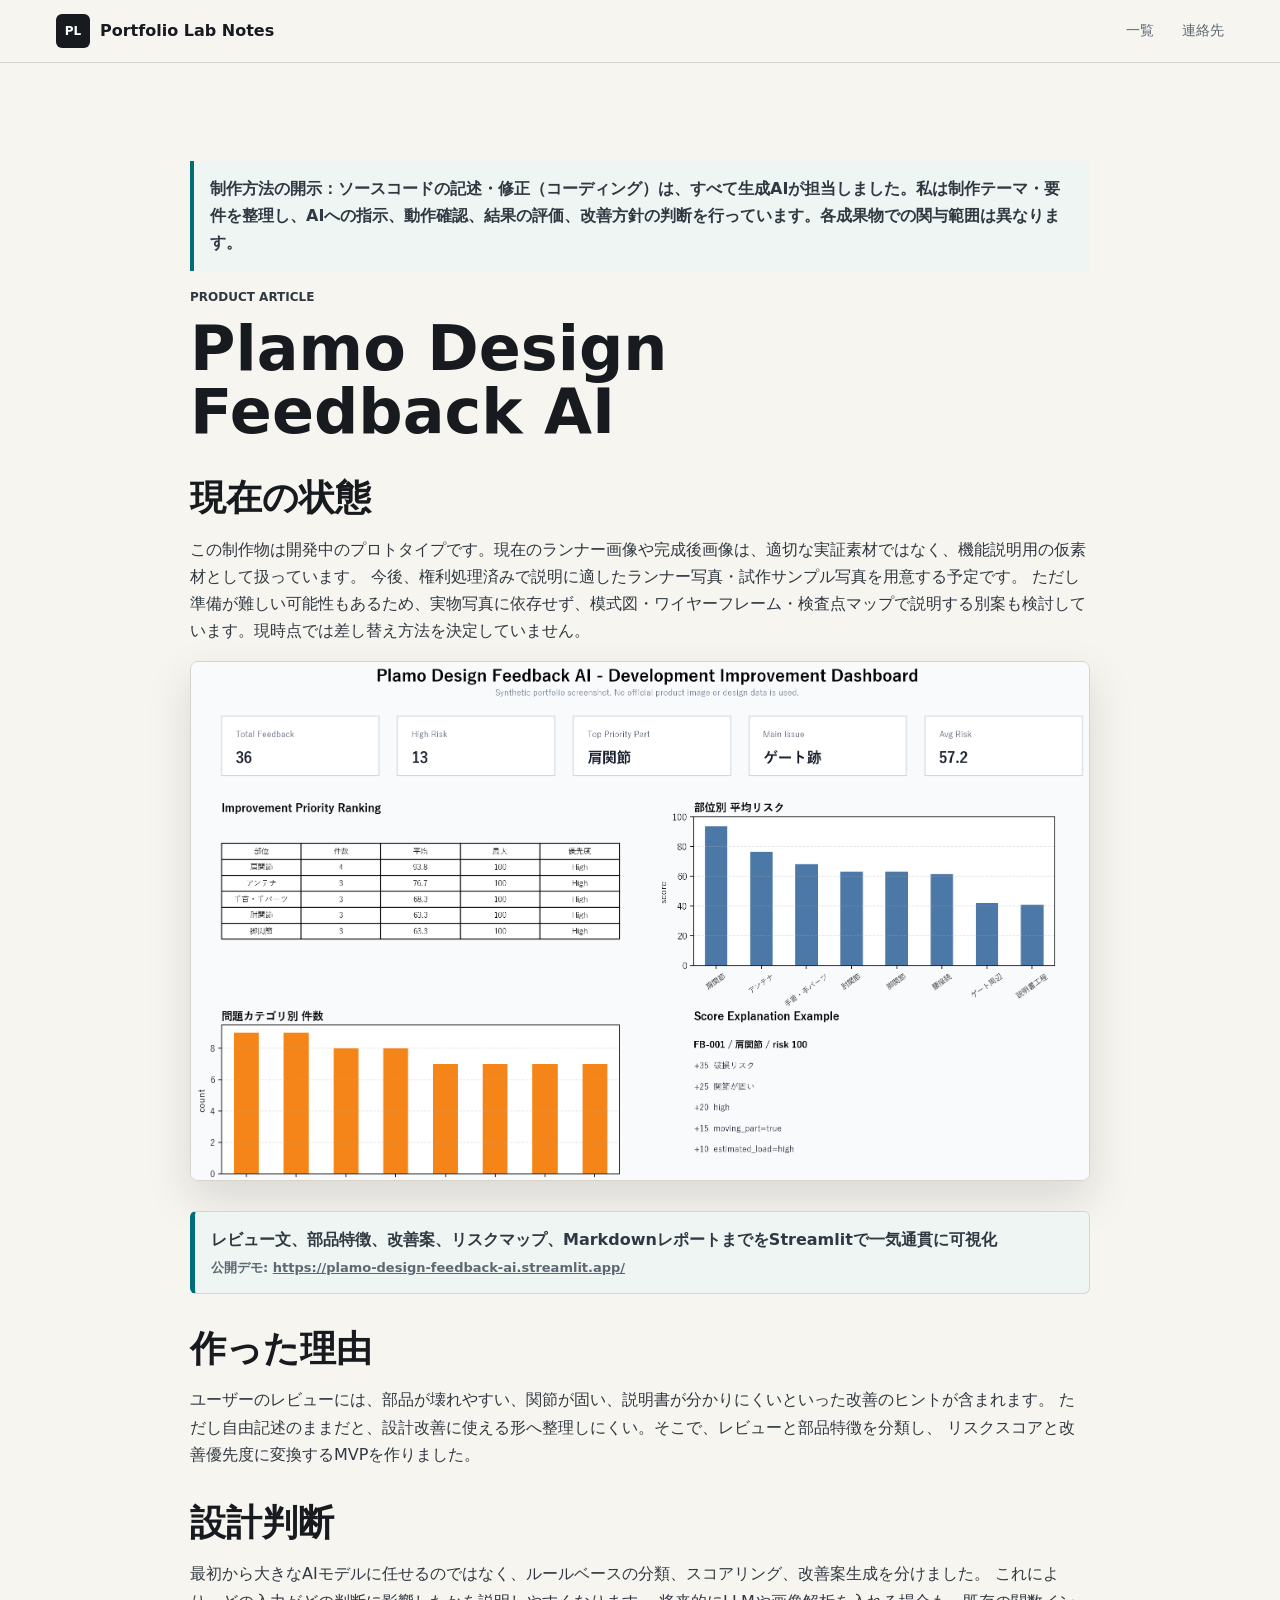
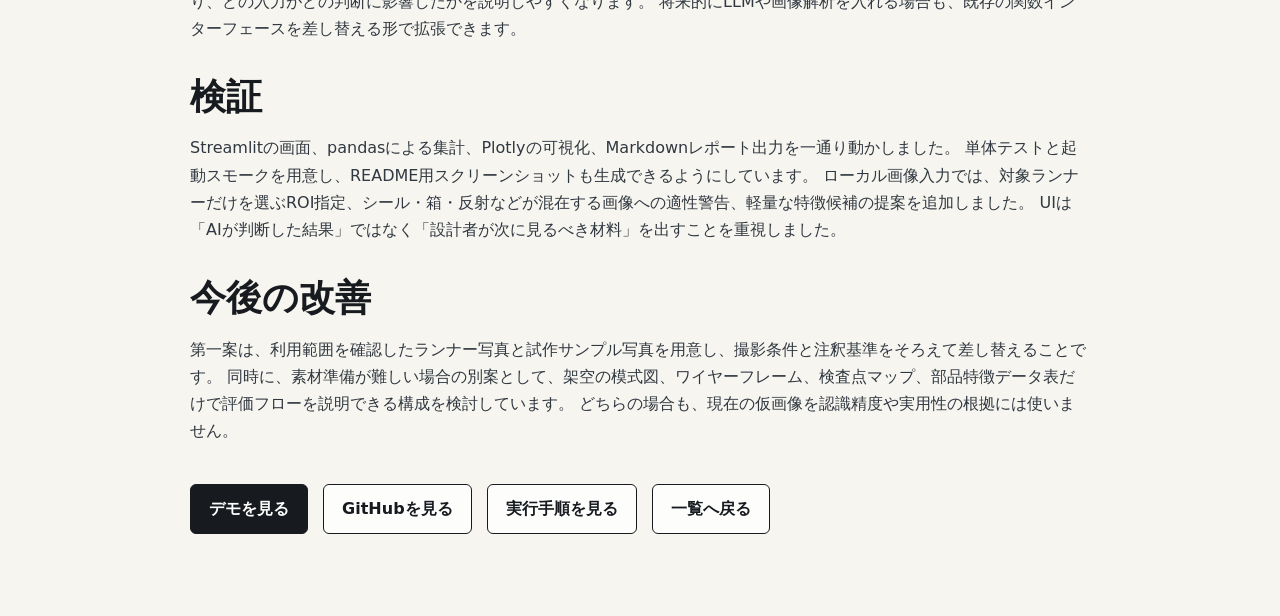
<file: posts/plamo.html>
<!doctype html>
<html lang="ja">
  <head>
    <meta charset="utf-8">
    <meta name="viewport" content="width=device-width, initial-scale=1">
    <title>Plamo Design Feedback AI | Portfolio Lab Notes</title>
    <meta name="description" content="レビュー文と部品特徴から設計改善の優先度を可視化する、開発中のAI活用プロトタイプ。">
    <link rel="stylesheet" href="../styles.css">
  </head>
  <body>
    <header class="site-header">
      <a class="brand" href="../index.html#top"><span class="brand-mark">PL</span><span>Portfolio Lab Notes</span></a>
      <nav><a href="../index.html#articles">一覧</a><a href="../index.html#contact">連絡先</a></nav>
    </header>
    <main class="article-page">
      <p class="career-note"><strong>制作方法の開示：</strong>ソースコードの記述・修正（コーディング）は、すべて生成AIが担当しました。私は制作テーマ・要件を整理し、AIへの指示、動作確認、結果の評価、改善方針の判断を行っています。各成果物での関与範囲は異なります。</p>
      <p class="eyebrow">Product Article</p>
      <h1>Plamo Design Feedback AI</h1>
      <section>
        <h2>現在の状態</h2>
        <p>
          この制作物は開発中のプロトタイプです。現在のランナー画像や完成後画像は、適切な実証素材ではなく、機能説明用の仮素材として扱っています。
          今後、権利処理済みで説明に適したランナー写真・試作サンプル写真を用意する予定です。
          ただし準備が難しい可能性もあるため、実物写真に依存せず、模式図・ワイヤーフレーム・検査点マップで説明する別案も検討しています。現時点では差し替え方法を決定していません。
        </p>
      </section>
      <img src="../assets/plamo-dashboard.png" alt="Plamo Design Feedback AIのダッシュボード">
      <p class="result-highlight">
        レビュー文、部品特徴、改善案、リスクマップ、MarkdownレポートまでをStreamlitで一気通貫に可視化
        <span>公開デモ: <a href="https://plamo-design-feedback-ai.streamlit.app/" target="_blank" rel="noreferrer">https://plamo-design-feedback-ai.streamlit.app/</a></span>
      </p>
      <section>
        <h2>作った理由</h2>
        <p>
          ユーザーのレビューには、部品が壊れやすい、関節が固い、説明書が分かりにくいといった改善のヒントが含まれます。
          ただし自由記述のままだと、設計改善に使える形へ整理しにくい。そこで、レビューと部品特徴を分類し、
          リスクスコアと改善優先度に変換するMVPを作りました。
        </p>
      </section>
      <section>
        <h2>設計判断</h2>
        <p>
          最初から大きなAIモデルに任せるのではなく、ルールベースの分類、スコアリング、改善案生成を分けました。
          これにより、どの入力がどの判断に影響したかを説明しやすくなります。
          将来的にLLMや画像解析を入れる場合も、既存の関数インターフェースを差し替える形で拡張できます。
        </p>
      </section>
      <section>
        <h2>検証</h2>
        <p>
          Streamlitの画面、pandasによる集計、Plotlyの可視化、Markdownレポート出力を一通り動かしました。
          単体テストと起動スモークを用意し、README用スクリーンショットも生成できるようにしています。
          ローカル画像入力では、対象ランナーだけを選ぶROI指定、シール・箱・反射などが混在する画像への適性警告、軽量な特徴候補の提案を追加しました。
          UIは「AIが判断した結果」ではなく「設計者が次に見るべき材料」を出すことを重視しました。
        </p>
      </section>
      <section>
        <h2>今後の改善</h2>
        <p>
          第一案は、利用範囲を確認したランナー写真と試作サンプル写真を用意し、撮影条件と注釈基準をそろえて差し替えることです。
          同時に、素材準備が難しい場合の別案として、架空の模式図、ワイヤーフレーム、検査点マップ、部品特徴データ表だけで評価フローを説明できる構成を検討しています。
          どちらの場合も、現在の仮画像を認識精度や実用性の根拠には使いません。
        </p>
      </section>
      <a class="button primary" href="https://plamo-design-feedback-ai.streamlit.app/" target="_blank" rel="noreferrer">デモを見る</a>
      <a class="button secondary" href="https://github.com/kur11208/plamo-design-feedback-ai" target="_blank" rel="noreferrer">GitHubを見る</a>
      <a class="button secondary" href="https://github.com/kur11208/plamo-design-feedback-ai#readme" target="_blank" rel="noreferrer">実行手順を見る</a>
      <a class="button secondary" href="../index.html#articles">一覧へ戻る</a>
    </main>
  </body>
</html>
</file>
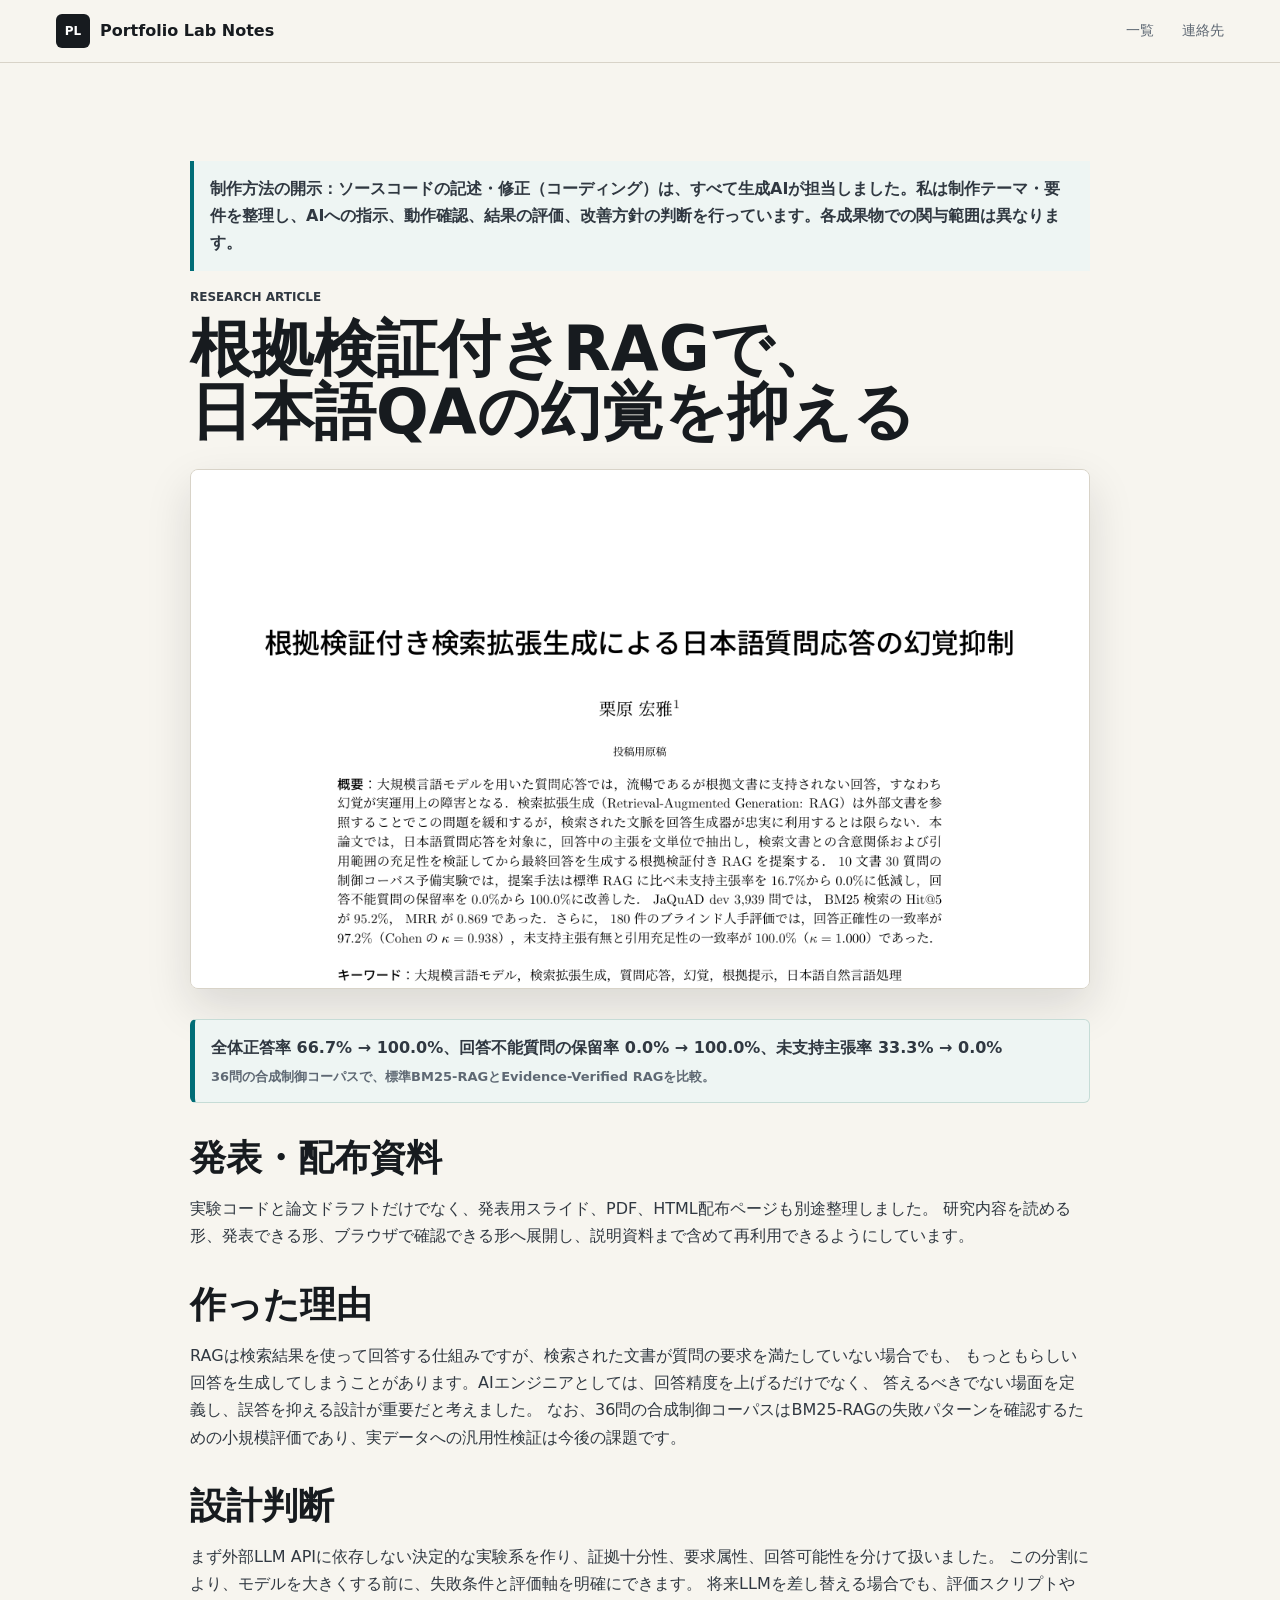
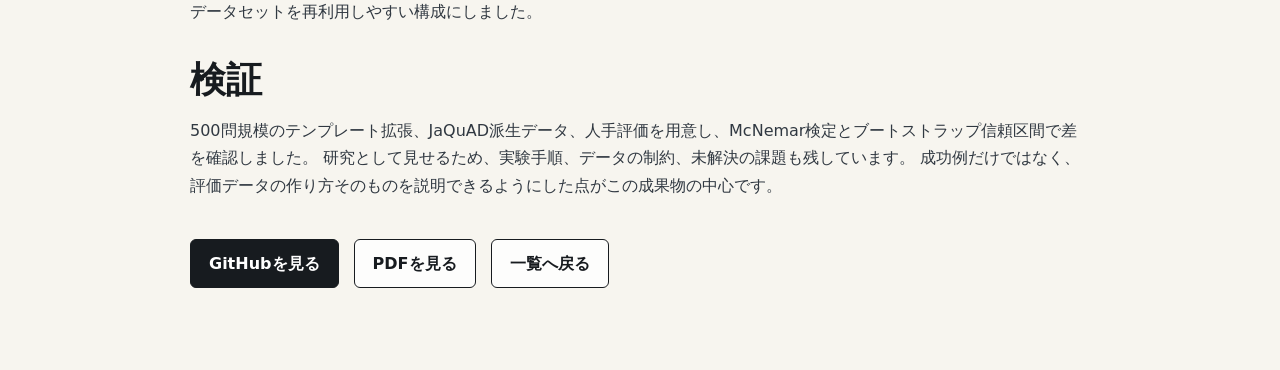
<file: posts/rag.html>
<!doctype html>
<html lang="ja">
  <head>
    <meta charset="utf-8">
    <meta name="viewport" content="width=device-width, initial-scale=1">
    <title>根拠検証付きRAG | Portfolio Lab Notes</title>
    <meta name="description" content="根拠検証付きRAGで日本語QAの幻覚を抑える研究の設計、実装、評価ログ。">
    <link rel="stylesheet" href="../styles.css">
  </head>
  <body>
    <header class="site-header">
      <a class="brand" href="../index.html#top"><span class="brand-mark">PL</span><span>Portfolio Lab Notes</span></a>
      <nav><a href="../index.html#articles">一覧</a><a href="../index.html#contact">連絡先</a></nav>
    </header>
    <main class="article-page">
      <p class="career-note"><strong>制作方法の開示：</strong>ソースコードの記述・修正（コーディング）は、すべて生成AIが担当しました。私は制作テーマ・要件を整理し、AIへの指示、動作確認、結果の評価、改善方針の判断を行っています。各成果物での関与範囲は異なります。</p>
      <p class="eyebrow">Research Article</p>
      <h1>根拠検証付きRAGで、<br>日本語QAの幻覚を抑える</h1>
      <img src="../assets/rag-paper-page.png" alt="RAG研究論文PDFのプレビュー">
      <p class="result-highlight">
        全体正答率 66.7% → 100.0%、回答不能質問の保留率 0.0% → 100.0%、未支持主張率 33.3% → 0.0%
        <span>36問の合成制御コーパスで、標準BM25-RAGとEvidence-Verified RAGを比較。</span>
      </p>
      <section>
        <h2>発表・配布資料</h2>
        <p>
          実験コードと論文ドラフトだけでなく、発表用スライド、PDF、HTML配布ページも別途整理しました。
          研究内容を読める形、発表できる形、ブラウザで確認できる形へ展開し、説明資料まで含めて再利用できるようにしています。
        </p>
      </section>
      <section>
        <h2>作った理由</h2>
        <p>
          RAGは検索結果を使って回答する仕組みですが、検索された文書が質問の要求を満たしていない場合でも、
          もっともらしい回答を生成してしまうことがあります。AIエンジニアとしては、回答精度を上げるだけでなく、
          答えるべきでない場面を定義し、誤答を抑える設計が重要だと考えました。
          なお、36問の合成制御コーパスはBM25-RAGの失敗パターンを確認するための小規模評価であり、実データへの汎用性検証は今後の課題です。
        </p>
      </section>
      <section>
        <h2>設計判断</h2>
        <p>
          まず外部LLM APIに依存しない決定的な実験系を作り、証拠十分性、要求属性、回答可能性を分けて扱いました。
          この分割により、モデルを大きくする前に、失敗条件と評価軸を明確にできます。
          将来LLMを差し替える場合でも、評価スクリプトやデータセットを再利用しやすい構成にしました。
        </p>
      </section>
      <section>
        <h2>検証</h2>
        <p>
          500問規模のテンプレート拡張、JaQuAD派生データ、人手評価を用意し、McNemar検定とブートストラップ信頼区間で差を確認しました。
          研究として見せるため、実験手順、データの制約、未解決の課題も残しています。
          成功例だけではなく、評価データの作り方そのものを説明できるようにした点がこの成果物の中心です。
        </p>
      </section>
      <a class="button primary" href="https://github.com/kur11208/gakuzyutu" target="_blank" rel="noreferrer">GitHubを見る</a>
      <a class="button secondary" href="https://github.com/kur11208/gakuzyutu/blob/main/packages/jxiv_upload/jxiv_noapi_lm_preprint.pdf" target="_blank" rel="noreferrer">PDFを見る</a>
      <a class="button secondary" href="../index.html#articles">一覧へ戻る</a>
    </main>
  </body>
</html>
</file>
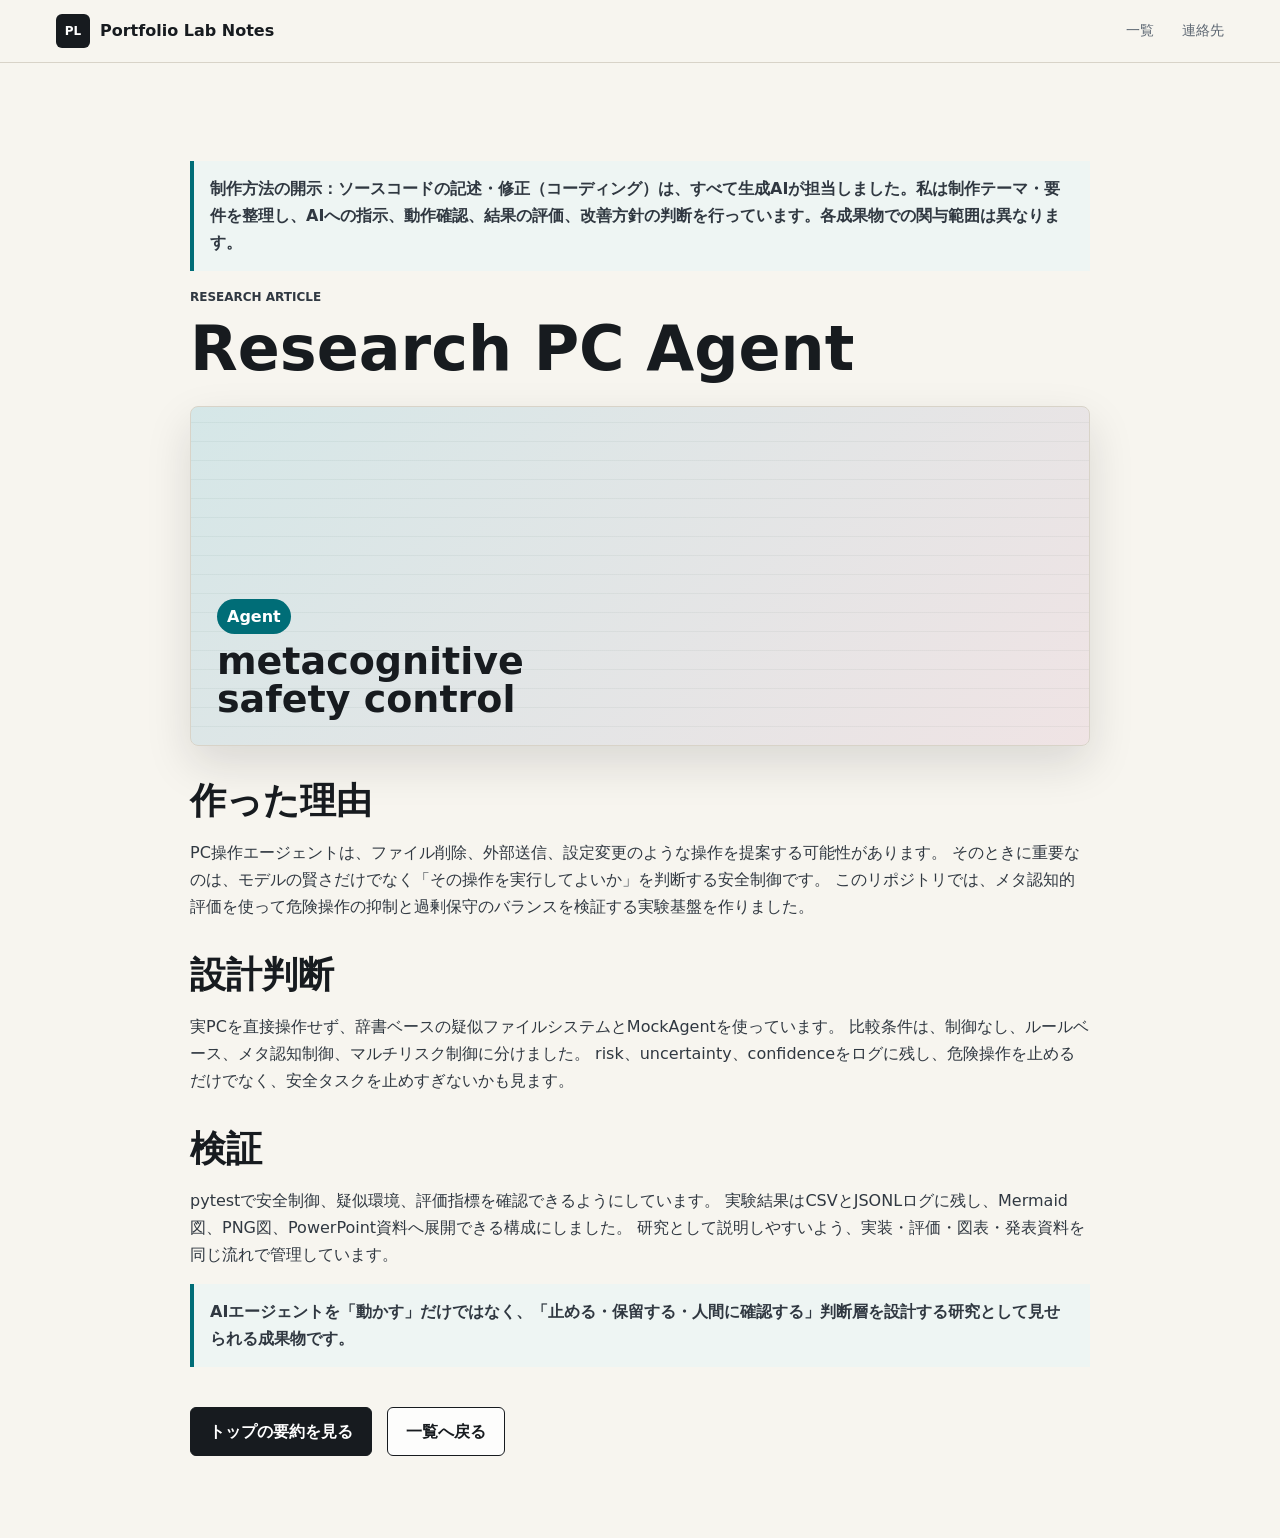
<file: posts/research-pc-agent.html>
<!doctype html>
<html lang="ja">
  <head>
    <meta charset="utf-8">
    <meta name="viewport" content="width=device-width, initial-scale=1">
    <title>Research PC Agent | Portfolio Lab Notes</title>
    <meta name="description" content="メタ認知に基づくPC操作エージェント安全制御研究の実験基盤。">
    <link rel="stylesheet" href="../styles.css">
  </head>
  <body>
    <header class="site-header">
      <a class="brand" href="../index.html#top"><span class="brand-mark">PL</span><span>Portfolio Lab Notes</span></a>
      <nav><a href="../index.html#articles">一覧</a><a href="../index.html#contact">連絡先</a></nav>
    </header>
    <main class="article-page">
      <p class="career-note"><strong>制作方法の開示：</strong>ソースコードの記述・修正（コーディング）は、すべて生成AIが担当しました。私は制作テーマ・要件を整理し、AIへの指示、動作確認、結果の評価、改善方針の判断を行っています。各成果物での関与範囲は異なります。</p>
      <p class="eyebrow">Research Article</p>
      <h1>Research PC Agent</h1>
      <div class="visual-panel article-visual" aria-hidden="true"><span>Agent</span><b>metacognitive safety control</b></div>
      <section>
        <h2>作った理由</h2>
        <p>
          PC操作エージェントは、ファイル削除、外部送信、設定変更のような操作を提案する可能性があります。
          そのときに重要なのは、モデルの賢さだけでなく「その操作を実行してよいか」を判断する安全制御です。
          このリポジトリでは、メタ認知的評価を使って危険操作の抑制と過剰保守のバランスを検証する実験基盤を作りました。
        </p>
      </section>
      <section>
        <h2>設計判断</h2>
        <p>
          実PCを直接操作せず、辞書ベースの疑似ファイルシステムとMockAgentを使っています。
          比較条件は、制御なし、ルールベース、メタ認知制御、マルチリスク制御に分けました。
          risk、uncertainty、confidenceをログに残し、危険操作を止めるだけでなく、安全タスクを止めすぎないかも見ます。
        </p>
      </section>
      <section>
        <h2>検証</h2>
        <p>
          pytestで安全制御、疑似環境、評価指標を確認できるようにしています。
          実験結果はCSVとJSONLログに残し、Mermaid図、PNG図、PowerPoint資料へ展開できる構成にしました。
          研究として説明しやすいよう、実装・評価・図表・発表資料を同じ流れで管理しています。
        </p>
      </section>
      <p class="career-note">
        AIエージェントを「動かす」だけではなく、「止める・保留する・人間に確認する」判断層を設計する研究として見せられる成果物です。
      </p>
      <a class="button primary" href="../index.html#post-research-pc-agent">トップの要約を見る</a>
      <a class="button secondary" href="../index.html#articles">一覧へ戻る</a>
    </main>
  </body>
</html>
</file>
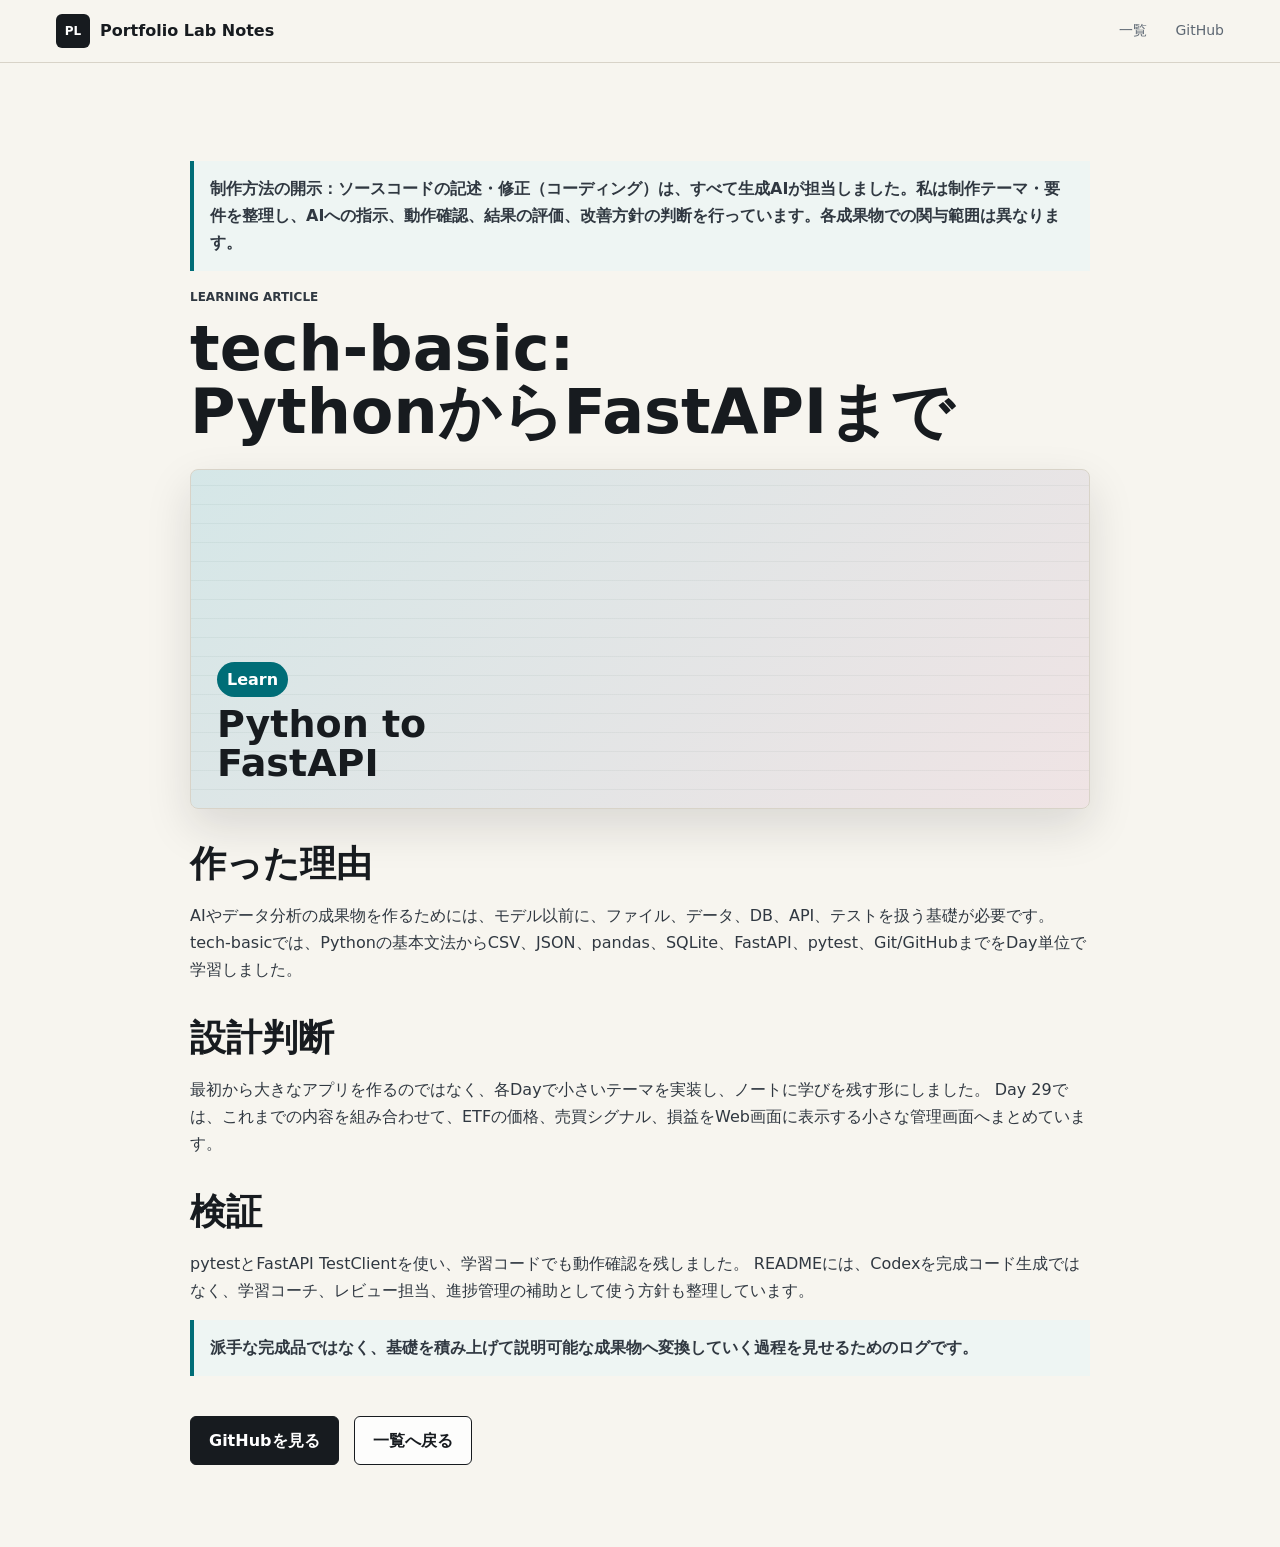
<file: posts/tech-basic.html>
<!doctype html>
<html lang="ja">
  <head>
    <meta charset="utf-8">
    <meta name="viewport" content="width=device-width, initial-scale=1">
    <title>tech-basic | Portfolio Lab Notes</title>
    <meta name="description" content="Python、SQLite、FastAPI、pytestを段階的に学び、ETF管理画面へまとめた学習ログ。">
    <link rel="stylesheet" href="../styles.css">
  </head>
  <body>
    <header class="site-header">
      <a class="brand" href="../index.html#top"><span class="brand-mark">PL</span><span>Portfolio Lab Notes</span></a>
      <nav><a href="../index.html#articles">一覧</a><a href="https://github.com/kur11208/tech-basic">GitHub</a></nav>
    </header>
    <main class="article-page">
      <p class="career-note"><strong>制作方法の開示：</strong>ソースコードの記述・修正（コーディング）は、すべて生成AIが担当しました。私は制作テーマ・要件を整理し、AIへの指示、動作確認、結果の評価、改善方針の判断を行っています。各成果物での関与範囲は異なります。</p>
      <p class="eyebrow">Learning Article</p>
      <h1>tech-basic:<br>PythonからFastAPIまで</h1>
      <div class="visual-panel trading article-visual" aria-hidden="true"><span>Learn</span><b>Python to FastAPI</b></div>
      <section>
        <h2>作った理由</h2>
        <p>
          AIやデータ分析の成果物を作るためには、モデル以前に、ファイル、データ、DB、API、テストを扱う基礎が必要です。
          tech-basicでは、Pythonの基本文法からCSV、JSON、pandas、SQLite、FastAPI、pytest、Git/GitHubまでをDay単位で学習しました。
        </p>
      </section>
      <section>
        <h2>設計判断</h2>
        <p>
          最初から大きなアプリを作るのではなく、各Dayで小さいテーマを実装し、ノートに学びを残す形にしました。
          Day 29では、これまでの内容を組み合わせて、ETFの価格、売買シグナル、損益をWeb画面に表示する小さな管理画面へまとめています。
        </p>
      </section>
      <section>
        <h2>検証</h2>
        <p>
          pytestとFastAPI TestClientを使い、学習コードでも動作確認を残しました。
          READMEには、Codexを完成コード生成ではなく、学習コーチ、レビュー担当、進捗管理の補助として使う方針も整理しています。
        </p>
      </section>
      <p class="career-note">
        派手な完成品ではなく、基礎を積み上げて説明可能な成果物へ変換していく過程を見せるためのログです。
      </p>
      <a class="button primary" href="https://github.com/kur11208/tech-basic" target="_blank" rel="noreferrer">GitHubを見る</a>
      <a class="button secondary" href="../index.html#articles">一覧へ戻る</a>
    </main>
  </body>
</html>
</file>
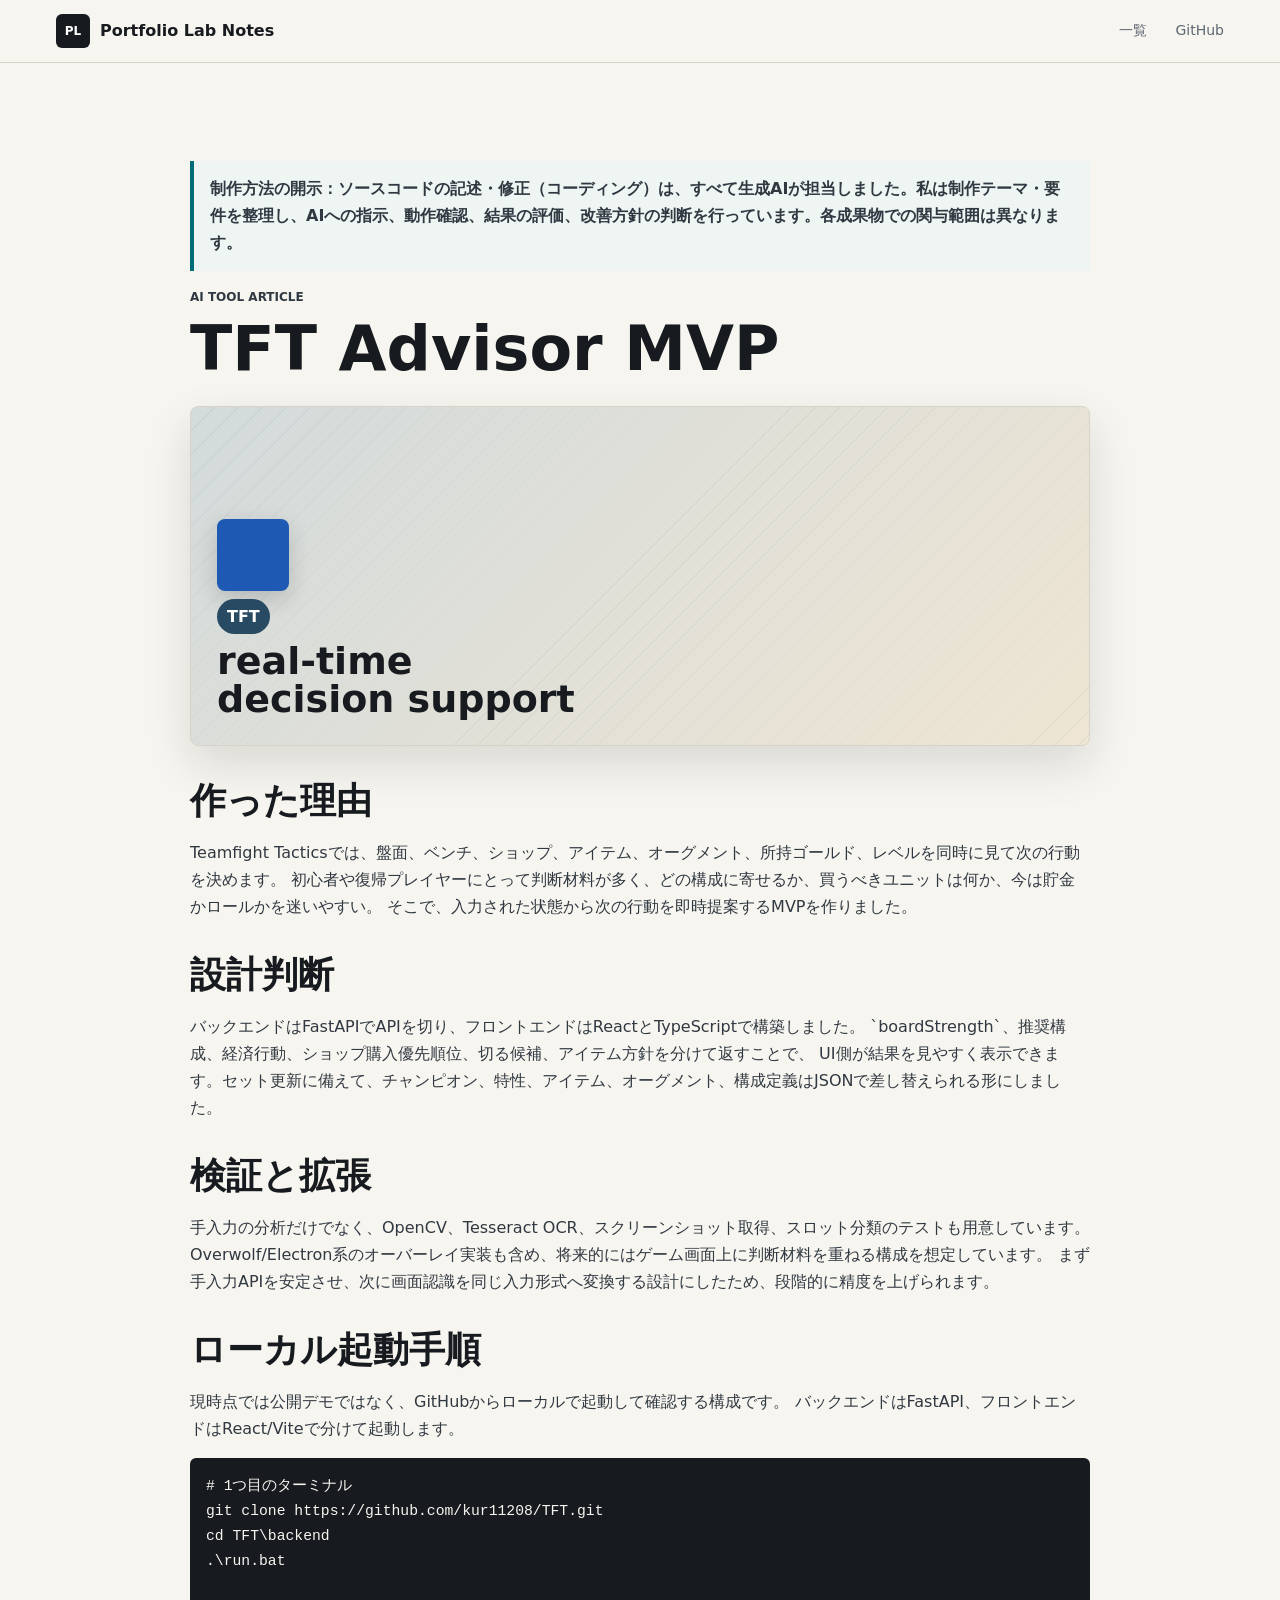
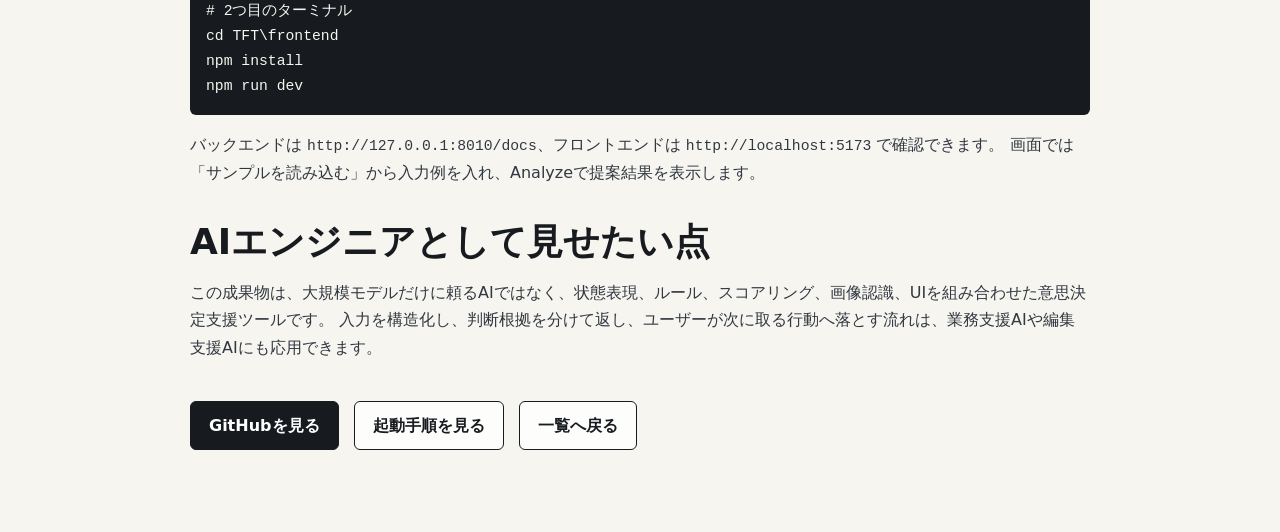
<file: posts/tft-advisor.html>
<!doctype html>
<html lang="ja">
  <head>
    <meta charset="utf-8">
    <meta name="viewport" content="width=device-width, initial-scale=1">
    <title>TFT Advisor MVP | Portfolio Lab Notes</title>
    <meta name="description" content="Teamfight Tacticsの盤面情報から次の行動を提案するWebアプリの制作ログ。">
    <link rel="stylesheet" href="../styles.css">
  </head>
  <body>
    <header class="site-header">
      <a class="brand" href="../index.html#top"><span class="brand-mark">PL</span><span>Portfolio Lab Notes</span></a>
      <nav><a href="../index.html#articles">一覧</a><a href="https://github.com/kur11208/TFT">GitHub</a></nav>
    </header>
    <main class="article-page">
      <p class="career-note"><strong>制作方法の開示：</strong>ソースコードの記述・修正（コーディング）は、すべて生成AIが担当しました。私は制作テーマ・要件を整理し、AIへの指示、動作確認、結果の評価、改善方針の判断を行っています。各成果物での関与範囲は異なります。</p>
      <p class="eyebrow">AI Tool Article</p>
      <h1>TFT Advisor MVP</h1>
      <div class="visual-panel tft article-visual" aria-hidden="true">
        <img src="../assets/tft-icon.png" alt="">
        <span>TFT</span>
        <b>real-time decision support</b>
      </div>
      <section>
        <h2>作った理由</h2>
        <p>
          Teamfight Tacticsでは、盤面、ベンチ、ショップ、アイテム、オーグメント、所持ゴールド、レベルを同時に見て次の行動を決めます。
          初心者や復帰プレイヤーにとって判断材料が多く、どの構成に寄せるか、買うべきユニットは何か、今は貯金かロールかを迷いやすい。
          そこで、入力された状態から次の行動を即時提案するMVPを作りました。
        </p>
      </section>
      <section>
        <h2>設計判断</h2>
        <p>
          バックエンドはFastAPIでAPIを切り、フロントエンドはReactとTypeScriptで構築しました。
          `boardStrength`、推奨構成、経済行動、ショップ購入優先順位、切る候補、アイテム方針を分けて返すことで、
          UI側が結果を見やすく表示できます。セット更新に備えて、チャンピオン、特性、アイテム、オーグメント、構成定義はJSONで差し替えられる形にしました。
        </p>
      </section>
      <section>
        <h2>検証と拡張</h2>
        <p>
          手入力の分析だけでなく、OpenCV、Tesseract OCR、スクリーンショット取得、スロット分類のテストも用意しています。
          Overwolf/Electron系のオーバーレイ実装も含め、将来的にはゲーム画面上に判断材料を重ねる構成を想定しています。
          まず手入力APIを安定させ、次に画面認識を同じ入力形式へ変換する設計にしたため、段階的に精度を上げられます。
        </p>
      </section>
      <section>
        <h2>ローカル起動手順</h2>
        <p>
          現時点では公開デモではなく、GitHubからローカルで起動して確認する構成です。
          バックエンドはFastAPI、フロントエンドはReact/Viteで分けて起動します。
        </p>
        <pre><code># 1つ目のターミナル
git clone https://github.com/kur11208/TFT.git
cd TFT\backend
.\run.bat

# 2つ目のターミナル
cd TFT\frontend
npm install
npm run dev</code></pre>
        <p>
          バックエンドは <code>http://127.0.0.1:8010/docs</code>、フロントエンドは <code>http://localhost:5173</code> で確認できます。
          画面では「サンプルを読み込む」から入力例を入れ、Analyzeで提案結果を表示します。
        </p>
      </section>
      <section>
        <h2>AIエンジニアとして見せたい点</h2>
        <p>
          この成果物は、大規模モデルだけに頼るAIではなく、状態表現、ルール、スコアリング、画像認識、UIを組み合わせた意思決定支援ツールです。
          入力を構造化し、判断根拠を分けて返し、ユーザーが次に取る行動へ落とす流れは、業務支援AIや編集支援AIにも応用できます。
        </p>
      </section>
      <a class="button primary" href="https://github.com/kur11208/TFT" target="_blank" rel="noreferrer">GitHubを見る</a>
      <a class="button secondary" href="https://github.com/kur11208/TFT#セットアップ" target="_blank" rel="noreferrer">起動手順を見る</a>
      <a class="button secondary" href="../index.html#articles">一覧へ戻る</a>
    </main>
  </body>
</html>
</file>
<file: styles.css>
:root {
  color-scheme: light;
  --ink: #171b1f;
  --muted: #5e6873;
  --paper: #f7f5ef;
  --surface: #ffffff;
  --line: #d8d3c8;
  --teal: #006d77;
  --red: #b23a48;
  --ochre: #b7791f;
  --blue: #284b63;
  --shadow: 0 18px 45px rgba(23, 27, 31, 0.13);
}

* {
  box-sizing: border-box;
}

html {
  scroll-behavior: smooth;
}

body {
  margin: 0;
  overflow-x: hidden;
  background: var(--paper);
  color: var(--ink);
  font-family: "Segoe UI", "Noto Sans JP", system-ui, sans-serif;
  line-height: 1.7;
}

img {
  display: block;
  max-width: 100%;
}

a {
  color: inherit;
}

.site-header {
  position: sticky;
  top: 0;
  z-index: 20;
  display: flex;
  align-items: center;
  justify-content: space-between;
  gap: 20px;
  padding: 14px clamp(18px, 5vw, 56px);
  background: rgba(247, 245, 239, 0.92);
  border-bottom: 1px solid var(--line);
  backdrop-filter: blur(14px);
}

.brand {
  display: inline-flex;
  align-items: center;
  gap: 10px;
  font-weight: 800;
  text-decoration: none;
}

.brand-mark {
  display: grid;
  width: 34px;
  height: 34px;
  place-items: center;
  background: var(--ink);
  color: #fff;
  border-radius: 6px;
  font-size: 12px;
}

nav {
  display: flex;
  gap: clamp(12px, 3vw, 28px);
  color: var(--muted);
  font-size: 14px;
}

nav a {
  text-decoration: none;
}

.hero {
  position: relative;
  min-height: min(660px, 82vh);
  display: grid;
  align-items: end;
  overflow: hidden;
  border-bottom: 1px solid var(--line);
}

.hero-media {
  position: absolute;
  inset: 0;
  width: 100%;
  height: 100%;
  object-fit: cover;
  object-position: center top;
}

.hero::after {
  content: "";
  position: absolute;
  inset: 0;
  background: linear-gradient(90deg, rgba(247, 245, 239, 0.96), rgba(247, 245, 239, 0.76) 46%, rgba(247, 245, 239, 0.18));
}

.hero-copy {
  position: relative;
  z-index: 1;
  width: min(700px, calc(100% - 36px));
  margin: 0 0 clamp(42px, 9vh, 92px) clamp(18px, 6vw, 72px);
}

.eyebrow,
.post-meta {
  margin: 0 0 10px;
  color: var(--red);
  font-size: 12px;
  font-weight: 800;
  letter-spacing: 0;
  text-transform: uppercase;
}

h1,
h2,
h3,
p {
  overflow-wrap: anywhere;
}

pre {
  overflow-x: auto;
  padding: 16px;
  background: #171b1f;
  color: #f7f5ef;
  border-radius: 6px;
}

code {
  font-family: "Cascadia Code", "Consolas", monospace;
  font-size: 0.92em;
}

h1 {
  max-width: 10.5em;
  margin: 0;
  font-size: clamp(38px, 6vw, 72px);
  line-height: 1.02;
  letter-spacing: 0;
}

.hero-copy p:not(.eyebrow) {
  max-width: 640px;
  margin: 22px 0 0;
  font-size: clamp(16px, 2.2vw, 19px);
  color: #27313a;
}

.hero-actions,
.filters {
  display: flex;
  flex-wrap: wrap;
  gap: 10px;
  margin-top: 26px;
}

.button,
.filter-button {
  min-height: 44px;
  padding: 10px 18px;
  border: 1px solid var(--ink);
  border-radius: 6px;
  font: inherit;
  font-weight: 800;
  text-decoration: none;
  cursor: pointer;
}

.button.primary,
.filter-button.active {
  background: var(--ink);
  color: #fff;
}

.button.secondary,
.filter-button {
  background: rgba(255, 255, 255, 0.82);
  color: var(--ink);
}

.summary-band {
  display: grid;
  grid-template-columns: repeat(3, 1fr);
  border-bottom: 1px solid var(--line);
  background: var(--surface);
}

.summary-band div {
  padding: 24px clamp(18px, 5vw, 56px);
  border-right: 1px solid var(--line);
}

.summary-band div:last-child {
  border-right: 0;
}

.summary-band strong {
  display: block;
  font-size: clamp(22px, 3vw, 34px);
}

.summary-band span {
  color: var(--muted);
  font-size: 14px;
}

.section {
  width: min(1180px, calc(100% - 36px));
  margin: 0 auto;
  padding: clamp(56px, 9vw, 96px) 0;
}

.section-heading {
  max-width: 720px;
  margin-bottom: 26px;
}

.section-heading h2,
.article-body h2,
.contact-band h2 {
  margin: 0;
  font-size: clamp(30px, 5vw, 54px);
  line-height: 1.08;
  letter-spacing: 0;
}

.section-heading p:last-child {
  color: var(--muted);
}

.article-grid {
  display: grid;
  grid-template-columns: repeat(2, minmax(0, 1fr));
  gap: 18px;
}

.post-card {
  min-height: 100%;
  overflow: hidden;
  background: var(--surface);
  border: 1px solid var(--line);
  border-radius: 8px;
  box-shadow: var(--shadow);
}

.post-card.hidden {
  display: none;
}

.post-card.featured {
  grid-column: span 2;
  display: grid;
  grid-template-columns: minmax(0, 1.15fr) minmax(320px, 0.85fr);
}

.post-card > img,
.split-image,
.visual-panel {
  width: 100%;
  height: 290px;
}

.post-card.featured > img {
  height: 100%;
  min-height: 420px;
}

.post-card > img {
  object-fit: cover;
  object-position: top center;
}

.split-image {
  display: grid;
  grid-template-columns: 1fr 1fr;
  background: #eef0ed;
}

.split-image img {
  width: 100%;
  height: 100%;
  object-fit: cover;
}

.visual-panel {
  display: grid;
  align-content: end;
  gap: 8px;
  padding: 26px;
  background:
    linear-gradient(135deg, rgba(0, 109, 119, 0.14), rgba(178, 58, 72, 0.12)),
    repeating-linear-gradient(0deg, #f8fbfa, #f8fbfa 18px, #e1e8e5 19px);
}

.visual-panel span {
  width: fit-content;
  padding: 4px 10px;
  border-radius: 999px;
  background: var(--teal);
  color: #fff;
  font-weight: 800;
}

.visual-panel b {
  max-width: 10em;
  font-size: 38px;
  line-height: 1.02;
}

.visual-panel.tft {
  grid-template-columns: 72px 1fr;
  align-content: end;
  align-items: end;
  background:
    linear-gradient(135deg, rgba(40, 75, 99, 0.18), rgba(183, 121, 31, 0.16)),
    repeating-linear-gradient(135deg, #f9faf6, #f9faf6 16px, #e6ece5 17px);
}

.visual-panel.tft img {
  width: 72px;
  height: 72px;
  border-radius: 8px;
  box-shadow: 0 8px 22px rgba(23, 27, 31, 0.18);
}

.visual-panel.tft span {
  grid-column: 1 / -1;
  background: var(--blue);
}

.visual-panel.tft b {
  grid-column: 1 / -1;
}

.post-content {
  padding: 26px;
}

.post-content h3,
.detail-grid h3,
.timeline h3 {
  margin: 0 0 10px;
  font-size: 22px;
  line-height: 1.22;
}

.post-content p {
  color: var(--muted);
}

.fact-list {
  display: grid;
  gap: 6px;
  padding: 12px 0 0;
  margin: 0 0 18px;
  list-style: none;
  color: #39424c;
  font-size: 14px;
}

.fact-list li {
  padding-left: 12px;
  border-left: 3px solid var(--teal);
}

.result-highlight {
  margin: 16px 0 18px;
  padding: 14px 16px;
  background: #eef5f3;
  border: 1px solid #c6dcd6;
  border-left: 5px solid var(--teal);
  border-radius: 6px;
  color: #24313a;
  font-weight: 800;
}

.result-highlight span {
  display: block;
  margin-top: 4px;
  color: var(--muted);
  font-size: 13px;
  font-weight: 700;
}

.post-content a,
.project-links a {
  color: var(--teal);
  font-weight: 800;
}

.project-links {
  display: flex;
  flex-wrap: wrap;
  gap: 12px;
  margin-top: 10px;
}

.project-links a {
  padding: 8px 12px;
  border: 1px solid var(--line);
  border-radius: 6px;
  background: #f8fbfa;
  text-decoration: none;
}

.article-body {
  display: grid;
  gap: 24px;
}

.article-body article {
  padding: clamp(24px, 5vw, 46px);
  background: var(--surface);
  border: 1px solid var(--line);
  border-radius: 8px;
}

.article-body article > p:not(.post-meta) {
  max-width: 880px;
  color: #303841;
}

.career-note {
  padding: 14px 16px;
  background: #eef5f3;
  border-left: 4px solid var(--teal);
  font-weight: 700;
}

.detail-grid {
  display: grid;
  grid-template-columns: repeat(3, 1fr);
  gap: 14px;
  margin-top: 22px;
}

.detail-grid div {
  padding: 18px;
  background: #f6f2e8;
  border-left: 4px solid var(--ochre);
}

.detail-grid p {
  margin-bottom: 0;
  color: var(--muted);
}

.timeline {
  border-top: 1px solid var(--line);
}

.timeline ol {
  display: grid;
  gap: 14px;
  padding: 0;
  margin: 0;
  list-style: none;
}

.timeline li {
  display: grid;
  grid-template-columns: 72px 1fr;
  gap: 18px;
  padding: 22px 0;
  border-bottom: 1px solid var(--line);
}

.timeline li span {
  color: var(--blue);
  font-size: 28px;
  font-weight: 900;
}

.timeline p {
  margin: 0;
  color: var(--muted);
}

.contact-band {
  display: flex;
  align-items: center;
  justify-content: space-between;
  gap: 24px;
  padding: clamp(36px, 6vw, 60px) clamp(18px, 6vw, 72px);
  background: var(--blue);
  color: #fff;
}

.contact-band .eyebrow,
.contact-band p {
  color: #e8e2d6;
}

.contact-band div {
  max-width: 780px;
}

.contact-actions {
  display: flex;
  flex-wrap: wrap;
  gap: 10px;
}

.button.light {
  background: #fff;
  color: var(--blue);
  border-color: #fff;
}

.article-page {
  width: min(900px, calc(100% - 36px));
  margin: 0 auto;
  padding: clamp(44px, 8vw, 82px) 0;
}

.article-page h1 {
  max-width: 13em;
  margin-bottom: 26px;
  font-size: clamp(36px, 6vw, 62px);
}

.article-page h2 {
  margin: 34px 0 10px;
  font-size: clamp(24px, 4vw, 36px);
  line-height: 1.18;
}

.article-page p {
  color: #303841;
}

.article-page > img,
.article-split,
.article-visual {
  width: 100%;
  height: auto;
  max-height: 520px;
  margin: 0 0 30px;
  overflow: hidden;
  border: 1px solid var(--line);
  border-radius: 8px;
  box-shadow: var(--shadow);
  object-fit: cover;
  object-position: top center;
}

.article-split {
  height: 420px;
}

.article-visual {
  height: 340px;
}

.article-page .button {
  display: inline-flex;
  align-items: center;
  margin: 24px 10px 0 0;
}

footer {
  padding: 22px clamp(18px, 6vw, 72px);
  color: var(--muted);
  background: #fff;
}

@media (max-width: 860px) {
  .site-header {
    align-items: flex-start;
    flex-direction: column;
  }

  .hero {
    min-height: 640px;
  }

  .hero::after {
    background: linear-gradient(180deg, rgba(247, 245, 239, 0.96), rgba(247, 245, 239, 0.9) 58%, rgba(247, 245, 239, 0.34));
  }

  .summary-band,
  .article-grid,
  .detail-grid,
  .post-card.featured {
    grid-template-columns: 1fr;
  }

  .post-card.featured {
    grid-column: span 1;
  }

  .post-card.featured > img {
    height: 340px;
    min-height: 0;
  }

  .summary-band div {
    border-right: 0;
    border-bottom: 1px solid var(--line);
  }

  .contact-band {
    align-items: flex-start;
    flex-direction: column;
  }
}

@media (max-width: 560px) {
  nav {
    width: 100%;
    justify-content: flex-start;
    flex-wrap: wrap;
    gap: 8px 22px;
    font-size: 13px;
  }

  .hero-copy {
    width: calc(100% - 28px);
    margin-left: 14px;
    margin-bottom: 34px;
  }

  h1 {
    max-width: 100%;
    font-size: 32px;
  }

  .article-page h1 {
    font-size: 30px;
    line-height: 1.14;
    word-break: keep-all;
  }

  .post-card > img,
  .split-image,
  .visual-panel {
    height: 230px;
  }

  .timeline li {
    grid-template-columns: 1fr;
  }
}
</file>
